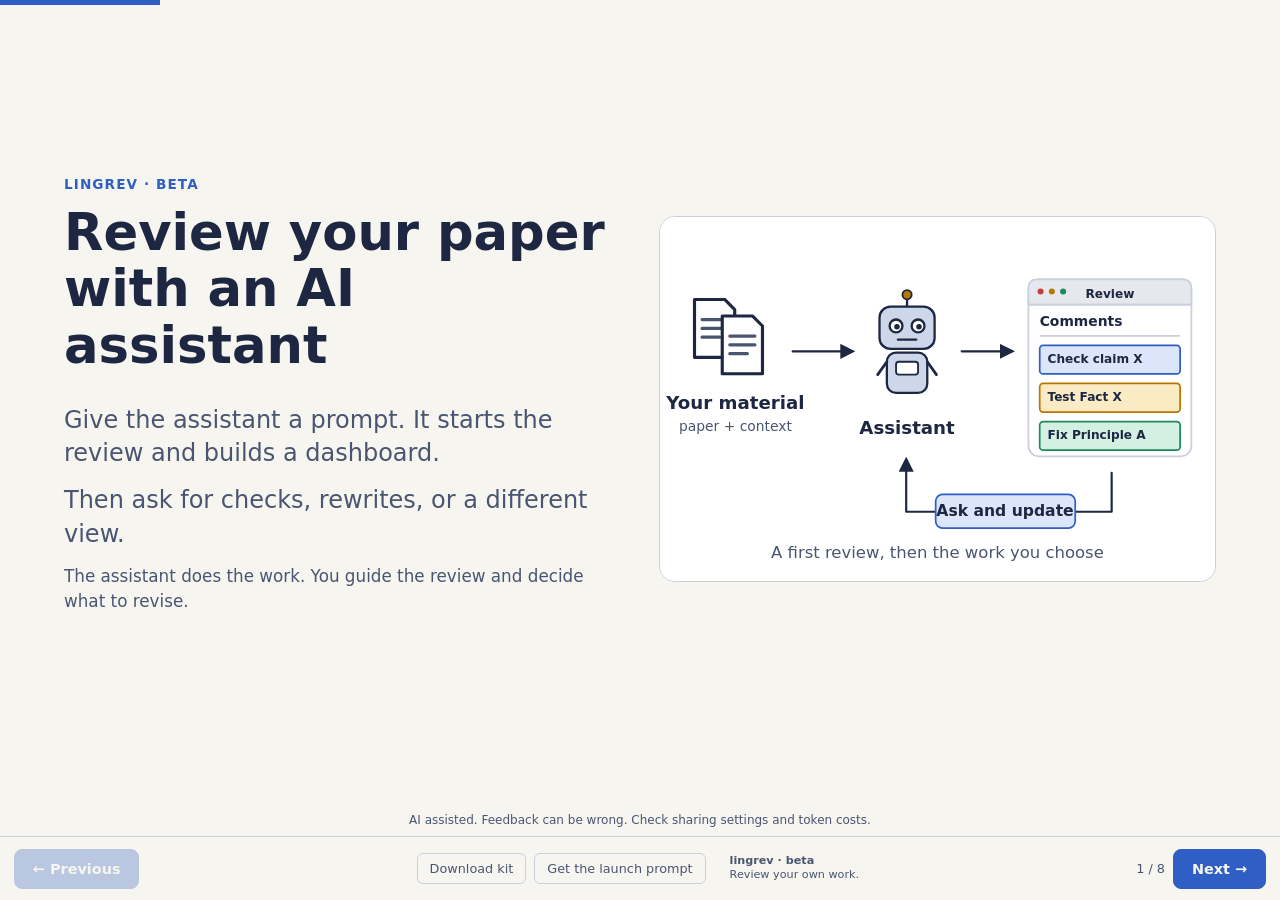
<file: slides/index.html>
<!doctype html>
<!-- Slide layout, palette, and character symbols adapted from linglab.
MIT License

Copyright (c) 2026 Emmanuel Chemla

Permission is hereby granted, free of charge, to any person obtaining a copy
of this software and associated documentation files (the "Software"), to deal
in the Software without restriction, including without limitation the rights
to use, copy, modify, merge, publish, distribute, sublicense, and/or sell
copies of the Software, and to permit persons to whom the Software is
furnished to do so, subject to the following conditions:

The above copyright notice and this permission notice shall be included in all
copies or substantial portions of the Software.

THE SOFTWARE IS PROVIDED "AS IS", WITHOUT WARRANTY OF ANY KIND, EXPRESS OR
IMPLIED, INCLUDING BUT NOT LIMITED TO THE WARRANTIES OF MERCHANTABILITY,
FITNESS FOR A PARTICULAR PURPOSE AND NONINFRINGEMENT. IN NO EVENT SHALL THE
AUTHORS OR COPYRIGHT HOLDERS BE LIABLE FOR ANY CLAIM, DAMAGES OR OTHER
LIABILITY, WHETHER IN AN ACTION OF CONTRACT, TORT OR OTHERWISE, ARISING FROM,
OUT OF OR IN CONNECTION WITH THE SOFTWARE OR THE USE OR OTHER DEALINGS IN THE
SOFTWARE.
-->
<html lang="en"><head><meta charset="utf-8"><meta name="viewport" content="width=device-width,initial-scale=1"><title>lingrev: review your paper</title><style>
:root{
  --bg:#f7f5ef; --card:#ffffff; --ink:#1d2742; --mute:#4a5572; --line:#c9cfdd;
  --blue:#2f5fc4; --blue-l:#dbe6fb; --green:#1f8a5b; --green-l:#d4f0e2;
  --red:#c63d37; --red-l:#f8dad8; --amber:#b87800; --amber-l:#fbebc4;
  --grey-l:#e6e8ee; --purple:#6a49c2; --skin:#f2c9a0; --robot:#cdd7ea; --accent:#2f5fc4;
}
:root{color-scheme:light}
*{box-sizing:border-box}
html,body{margin:0;height:100%;background:var(--bg);color:var(--ink);font-family:system-ui,-apple-system,"Segoe UI",Roboto,sans-serif}
#deck{height:100vh;height:100dvh;position:relative;overflow:hidden}
.slide{display:none;position:absolute;inset:0;padding:clamp(14px,3vw,40px) clamp(16px,5vw,64px) 56px;overflow:auto}
.slide.active{display:grid;grid-template-columns:minmax(0,5fr) minmax(0,7fr);gap:clamp(12px,3vw,40px);align-content:center;align-items:center}
.slide .txt{min-width:0}
.slide h2{font-size:clamp(1.5rem,3.4vw,2.6rem);line-height:1.1;margin:0 0 .5em}
.slide p{font-size:clamp(1.05rem,2vw,1.5rem);line-height:1.4;margin:.3em 0;color:var(--mute)}
.slide .num{font-size:.85rem;letter-spacing:.08em;text-transform:uppercase;color:var(--accent);font-weight:700}
.slide figure{margin:0;min-width:0}
.slide svg.fig{width:100%;height:auto;max-height:68vh;display:block;background:var(--card);border:1px solid var(--line);border-radius:16px}
.slide.title.active{grid-template-columns:minmax(0,6fr) minmax(0,6fr)}
.slide.s9 .head{grid-column:1/-1}
.slide.s9.active{align-content:center;row-gap:clamp(8px,2vh,24px)}
.slide.title h2{font-size:clamp(1.8rem,4vw,3.2rem)}
@media (max-width:760px){.slide.active{grid-template-columns:1fr;align-content:start}.slide svg.fig{max-height:none}}
code,pre{font-family:ui-monospace,Menlo,Consolas,monospace}
pre.prompt{background:var(--card);border:2px solid var(--accent);border-radius:12px;padding:12px 14px;font-size:clamp(.85rem,1.6vw,1.15rem);white-space:pre-wrap;color:var(--ink);margin:.6em 0}
button.copy{font:inherit;font-size:.9rem;padding:4px 10px;border-radius:8px;border:1px solid var(--accent);background:var(--card);color:var(--accent);cursor:pointer}
.notes{display:none;position:fixed;left:0;right:0;bottom:0;max-height:45vh;overflow:auto;background:var(--card);color:var(--ink);border-top:3px solid var(--accent);padding:12px clamp(16px,5vw,64px) 60px;font-size:1.05rem;line-height:1.45;z-index:5}
body.shownotes .slide.active .notes{display:block}
#bar{position:fixed;left:0;top:0;height:5px;background:var(--accent);width:0;z-index:9;transition:width .2s}
#ui{position:fixed;left:0;right:0;bottom:0;display:flex;gap:8px;align-items:center;justify-content:space-between;padding:8px 14px;font-size:.9rem;color:var(--mute);z-index:8;background:linear-gradient(transparent,var(--bg) 40%)}
#ui button.nav:disabled{opacity:.3;cursor:default}
#ui button.nav{background:var(--accent);color:var(--bg);border-color:var(--accent);font-weight:700;padding:8px 18px;min-height:40px}
#ui button{font:inherit;border:1px solid var(--line);background:var(--card);color:var(--ink);border-radius:8px;padding:6px 12px;cursor:pointer;min-height:36px}
#ui .fmid{flex:1;display:flex;align-items:center;justify-content:center;gap:18px;font-size:.72rem;line-height:1.35;color:var(--mute);margin:0 14px}
#ui .fq,#ui .fd{text-align:left}
#ui .fb{display:flex;flex-direction:column;align-items:stretch;gap:3px}
#ui .fbtn{font:inherit;font-size:.72rem;display:block;padding:2px 10px;min-height:0;border-radius:6px;border:1px solid var(--line);background:transparent;color:var(--mute);text-decoration:none;cursor:pointer;text-align:center;line-height:1.25}
#ui .fbtn:hover{color:var(--ink);border-color:var(--mute)}
#ui .copybtn:hover::after,#ui .copybtn:focus-visible::after{top:auto;bottom:calc(100% + 8px);left:auto;right:0;text-align:left}
@media (max-width:760px){#ui .hint{display:none}}
.try{display:flex;flex-direction:column;gap:6px;margin-top:12px}
.try .lab{font-size:.8rem;letter-spacing:.06em;text-transform:uppercase;color:var(--accent);font-weight:700}
.chip{font:inherit;font-size:clamp(.82rem,1.45vw,1.02rem);text-align:left;padding:7px 12px;border-radius:12px;border:1px solid var(--accent);background:var(--card);color:var(--ink);cursor:pointer;line-height:1.3}
.chip:hover{background:var(--blue-l)}
.chip.done::after{content:"  copied";color:var(--green);font-size:.8em}
.slide.menu .txt p{font-size:clamp(.95rem,1.7vw,1.25rem)}
.slide .sub{font-size:clamp(1.1rem,2.2vw,1.6rem);color:var(--accent);font-weight:600;margin:-.3em 0 .6em}
.btns{display:flex;flex-direction:row;flex-wrap:wrap;gap:10px;margin:.8em 0;max-width:36em}
.btns .btn{flex:1 1 11em;width:auto}
.btns .copybtn:hover::after,.btns .copybtn:focus-visible::after{left:auto;right:0}
.btn{font:inherit;font-weight:700;font-size:clamp(.9rem,1.6vw,1.1rem);padding:10px 16px;border-radius:10px;border:2px solid var(--accent);background:var(--accent);color:var(--bg);cursor:pointer;text-decoration:none;display:block;width:100%;text-align:left}
.btn.alt{background:var(--card);color:var(--accent)}
.copybtn{position:relative}
.copybtn:hover::after,.copybtn:focus-visible::after{content:attr(data-tip);position:absolute;left:0;top:calc(100% + 8px);z-index:30;width:min(34em,86vw);white-space:pre-wrap;background:var(--ink);color:var(--bg);padding:10px 12px;border-radius:8px;font:normal .82rem/1.35 ui-monospace,Menlo,Consolas,monospace;text-align:left;box-shadow:0 4px 16px rgba(0,0,0,.3)}
.qbox{border:2px dashed var(--accent);border-radius:14px;padding:10px 16px 12px;margin:1em auto 0;max-width:36em;background:var(--card)}
.qbox .btns{max-width:none;flex-direction:row;flex-wrap:wrap}
.qbox .btn{flex:1 1 14em;width:auto;font-size:.95rem;padding:8px 12px;display:flex;align-items:center;gap:10px}
.qn{flex:none;width:2.1em;height:2.1em;border-radius:50%;border:2px solid currentColor;display:grid;place-items:center;font-weight:800;font-size:1.3rem;line-height:1}
.qbox .copybtn:hover::after,.qbox .copybtn:focus-visible::after{left:auto;right:0}
.ver{font-weight:400;text-transform:none;letter-spacing:0;opacity:.8}
.qbox .copybtn:hover::after,.qbox .copybtn:focus-visible::after{top:auto;bottom:calc(100% + 8px)}
.learn{display:block;margin:10px auto 0;font:inherit;font-weight:600;font-size:clamp(1.05rem,2vw,1.5rem);background:transparent;border:0;color:var(--ink);text-decoration:none;cursor:pointer;padding:6px 8px}
.qbox .lab{font-size:.85rem;letter-spacing:.08em;text-transform:uppercase;color:var(--accent);font-weight:700;margin-bottom:6px}
.tip{font-size:clamp(.9rem,1.5vw,1.1rem);font-weight:700;color:var(--ink);margin:0 0 .5em;text-align:center}
/* svg palette */
.s-ink{stroke:var(--ink)} .t{fill:var(--ink);font-family:system-ui,sans-serif} .tm{fill:var(--mute);font-family:system-ui,sans-serif}
.card{fill:var(--card);stroke:var(--line);stroke-width:2}
.pass{fill:var(--green-l);stroke:var(--green);stroke-width:2} .fail{fill:var(--red-l);stroke:var(--red);stroke-width:2}
.pend{fill:var(--grey-l);stroke:var(--mute);stroke-width:2;stroke-dasharray:4 3} .oos{fill:var(--card);stroke:var(--mute);stroke-width:2;stroke-dasharray:2 4}
.conf{fill:var(--amber-l);stroke:var(--amber);stroke-width:2}
.blue{fill:var(--blue-l);stroke:var(--blue);stroke-width:2}
.ln{stroke:var(--ink);stroke-width:2.5;fill:none;stroke-linecap:round;stroke-linejoin:round}
.lm{stroke:var(--mute);stroke-width:2;fill:none;stroke-linecap:round}
.gT{stroke:var(--green);stroke-width:4;fill:none;stroke-linecap:round;stroke-linejoin:round}
.rT{stroke:var(--red);stroke-width:4;fill:none;stroke-linecap:round}
.aT{stroke:var(--amber);stroke-width:4;fill:none;stroke-linecap:round}
@media print{
  @page{size:landscape;margin:10mm}
  html,body{height:auto;background:#fff}
  #deck{height:auto;overflow:visible}
  .slide,.slide.active{display:grid;position:static;break-after:page;page-break-after:always;min-height:180mm;overflow:visible;padding:0}
  #ui,#bar{display:none} .notes,body.shownotes .slide.active .notes{display:none}
  button.copy{display:none}
}

a{color:var(--accent);text-underline-offset:3px}.slide p.small{font-size:clamp(.88rem,1.45vw,1.05rem);line-height:1.45}.slide figure figcaption{font-size:.78rem;color:var(--mute);text-align:center;margin-top:8px}.slide .txt p{margin:.55em 0}.slide .txt .num{margin-bottom:12px}.slide .txt h2{margin-bottom:.6em}.slide figure svg{aspect-ratio:auto}button,a{touch-action:manipulation}:focus-visible{outline:3px solid var(--accent);outline-offset:4px}.btns .btn{text-align:center}.notices{font-size:.72rem;color:var(--mute);line-height:1.3}#ui .actions{display:flex;gap:6px;align-items:center;flex-wrap:wrap}#ui #count{white-space:nowrap;font-size:.8rem}#ui .fbtn{cursor:pointer}#ui{background:var(--bg);border-top:1px solid var(--line)}.slide{padding-bottom:112px}dialog{max-width:850px;width:92vw;max-height:88dvh;overflow:auto;border:1px solid var(--line);border-radius:12px;padding:24px;background:var(--card);color:var(--ink)}dialog::backdrop{background:#1d2742b8}dialog h2{margin-top:0}dialog pre{font:14px/1.55 ui-monospace,monospace;white-space:pre-wrap;overflow-wrap:anywhere;background:var(--bg);padding:16px}dialog .actions{display:flex;align-items:center;gap:16px;flex-wrap:wrap}dialog button{font:inherit;border-radius:6px;padding:8px 14px;cursor:pointer}#copy-status{font-size:.9rem}body.shownotes .slide.active .notes{bottom:88px}.sr-only{position:absolute;left:-9999px}
@media(max-width:760px){.slide{padding-bottom:170px}.slide.active,.slide.title.active{grid-template-columns:1fr;align-content:start}.slide svg.fig{max-height:none}#ui{flex-wrap:wrap;justify-content:center}#ui .fmid{order:-1;flex:1 1 100%;margin:0;gap:10px;justify-content:space-between}#ui .notices{font-size:.65rem}#ui .nav{min-height:34px;padding:5px 12px}#ui .actions{justify-content:center}.slide figure figcaption{font-size:.75rem}body.shownotes .slide.active .notes{bottom:140px}}
@media print{.slide,.slide.active,.slide.title.active{display:grid;grid-template-columns:5fr 7fr;padding:12px 0;min-height:175mm;gap:24px}.slide svg.fig{max-height:155mm}#ui,#bar,dialog,.btns,.print-hide{display:none!important}.slide .print-prompt{display:block;font-size:10pt}.slide .txt h2{font-size:26pt}.slide .txt p{font-size:15pt}.slide .txt p.small{font-size:12pt}}
.print-prompt{display:none}

/* Compact shared controls. The caution sits above the footer rule. */
:root{--footer-height:64px}#ui{height:var(--footer-height)}#slide-caution{position:fixed;bottom:var(--footer-height);left:0;right:0;padding:8px 18px;background:var(--bg);color:var(--mute);font-size:.75rem;text-align:center;line-height:1.35;z-index:7}.slide{padding-bottom:140px}#ui .fmid{justify-content:center;gap:24px}#ui .fb{flex-direction:row;align-items:center;gap:8px}#ui .fbtn{padding:7px 12px;font-size:.8rem}#ui .notices{font-size:.7rem}
@media(max-width:760px){:root{--footer-height:112px}.slide{padding-bottom:190px}#ui .fmid{gap:12px}#ui .fb{gap:5px}#ui .fbtn{font-size:.7rem;padding:6px 8px}#slide-caution{font-size:.7rem;padding:8px 16px}}
@media print{#slide-caution{display:none!important}}
</style></head><body>
<div id="bar" aria-hidden="true"></div><main id="deck"><section class="slide title active" aria-labelledby="s1" data-title="lingrev: review your paper"><div class="txt"><div class="num">lingrev · beta</div><h2 id="s1">Review your paper<br>with an AI assistant</h2><p>Give the assistant a prompt. It starts the review and builds a dashboard.</p><p>Then ask for checks, rewrites, or a different view.</p><p class="small">The assistant does the work. You guide the review and decide what to revise.</p><p class="print-prompt">Launch prompt: ../PROMPT.md</p></div><figure data-figure="overview"><svg class="fig" xmlns="http://www.w3.org/2000/svg" viewBox="0 0 640 420" width="640" height="420" role="img" aria-label="Research material goes to the assistant, then a dashboard. Questions loop back to the assistant."><style>text{font-family:system-ui,-apple-system,Segoe UI,Arial,sans-serif;fill:#1d2742}.muted{fill:#4a5572}.blue{fill:#dbe6fb;stroke:#2f5fc4;stroke-width:2}.pass{fill:#d4f0e2;stroke:#1f8a5b;stroke-width:2}.conf{fill:#fbebc4;stroke:#b87800;stroke-width:2}.fail{fill:#f8dad8;stroke:#c63d37;stroke-width:2}.card{fill:#fff;stroke:#c9cfdd;stroke-width:2}.line{fill:none;stroke:#1d2742;stroke-width:2.5;stroke-linejoin:round;stroke-linecap:round}.rule{stroke:#c9cfdd;stroke-width:2}</style><defs><symbol id="overview-linguist" viewBox="0 0 100 135">
      <path d="M26 125v-40q0-18 24-18t24 18v40z" fill="#2f5fc4" stroke="#1d2742" stroke-width="2.5" stroke-linejoin="round" />
      <circle cx="50" cy="40" r="22" fill="#f2c9a0" stroke="#1d2742" stroke-width="2.5" />
      <path d="M27 38q0-24 23-24t23 24q-10-10-23-9t-23 9z" fill="#1d2742" />
      <circle cx="41" cy="42" r="7" fill="none" stroke="#1d2742" stroke-width="2.5" />
      <circle cx="59" cy="42" r="7" fill="none" stroke="#1d2742" stroke-width="2.5" />
      <path d="M48 42h4M43 54q7 6 14 0" fill="none" stroke="#1d2742" stroke-width="2.5" stroke-linecap="round" />
      <rect x="58" y="88" width="30" height="22" rx="3" fill="#fbebc4" stroke="#1d2742" stroke-width="2.5" />
      <path d="M62 95h22M62 101h16" stroke="#1d2742" stroke-width="2" stroke-linecap="round" />
    </symbol><symbol id="overview-robot" viewBox="0 0 100 135">
      <path d="M50 14v10" stroke="#1d2742" stroke-width="2.5" /><circle cx="50" cy="11" r="5" fill="#b87800" stroke="#1d2742" stroke-width="2" />
      <rect x="20" y="24" width="60" height="46" rx="12" fill="#cdd7ea" stroke="#1d2742" stroke-width="2.5" />
      <circle cx="38" cy="45" r="7" fill="#ffffff" stroke="#1d2742" stroke-width="2.5" /><circle cx="62" cy="45" r="7" fill="#ffffff" stroke="#1d2742" stroke-width="2.5" />
      <circle cx="39" cy="46" r="3" fill="#1d2742" /><circle cx="63" cy="46" r="3" fill="#1d2742" />
      <path d="M40 60h20" stroke="#1d2742" stroke-width="2.5" stroke-linecap="round" />
      <rect x="28" y="74" width="44" height="44" rx="10" fill="#cdd7ea" stroke="#1d2742" stroke-width="2.5" />
      <rect x="38" y="84" width="24" height="14" rx="3" fill="#ffffff" stroke="#1d2742" stroke-width="2" />
      <path d="M28 84l-10 14M72 84l10 14" stroke="#1d2742" stroke-width="3" stroke-linecap="round" />
    </symbol><symbol id="overview-doc" viewBox="0 0 40 50"><path d="M4 2h24l8 8v38H4z" fill="#ffffff" stroke="#1d2742" stroke-width="2.5" stroke-linejoin="round" /><path d="M10 18h20M10 25h20M10 32h14" stroke="#4a5572" stroke-width="2.5" stroke-linecap="round" /></symbol><marker id="overview-arrow" viewBox="0 0 10 10" refX="8" refY="5" markerWidth="7" markerHeight="7" orient="auto"><path d="M0 0L10 5L0 10Z" fill="#1d2742" /></marker></defs><rect width="640" height="420" rx="16" fill="#fff" /><use href="#overview-doc" x="34" y="92" width="58" height="73" /><use href="#overview-doc" x="66" y="111" width="58" height="73" /><text x="87" y="221" font-size="21" font-weight="700" text-anchor="middle" class="">Your material</text><text x="87" y="247" font-size="16" font-weight="400" text-anchor="middle" class="muted">paper + context</text><path d="M153 155H222" class="line" style="stroke:#1d2742" marker-end="url(#overview-arrow)" /><use href="#overview-robot" x="232" y="78" width="106" height="143" /><text x="285" y="250" font-size="21" font-weight="700" text-anchor="middle" class="">Assistant</text><path d="M348 155H406" class="line" style="stroke:#1d2742" marker-end="url(#overview-arrow)" /><rect x="425" y="72" width="188" height="204" rx="12" class="card" /><path d="M425 101V82Q425 72 435 72H603Q613 72 613 82V101Z" fill="#e6e8ee" stroke="#c9cfdd" stroke-width="2" /><path d="M425 101H613" class="rule" /><circle cx="439" cy="86" r="3.5" fill="#c63d37" /><circle cx="452" cy="86" r="3.5" fill="#b87800" /><circle cx="465" cy="86" r="3.5" fill="#1f8a5b" /><text x="519" y="94" font-size="14" font-weight="700" text-anchor="middle" class="">Review</text><text x="438" y="126" font-size="16" font-weight="700">Comments</text><path d="M438 137H600" class="rule" /><rect x="438" y="148" width="162" height="33" rx="4" class="blue" /><text x="447" y="168" font-size="14" font-weight="600">Check claim X</text><rect x="438" y="192" width="162" height="33" rx="4" class="conf" /><text x="447" y="212" font-size="14" font-weight="600">Test Fact X</text><rect x="438" y="236" width="162" height="33" rx="4" class="pass" /><text x="447" y="256" font-size="14" font-weight="600">Fix Principle A</text><path d="M521 295V340H284V280" class="line" style="stroke:#1d2742" marker-end="url(#overview-arrow)" /><rect x="318" y="320" width="161" height="39" rx="8" class="blue" /><text x="398" y="345" font-size="18" font-weight="700" text-anchor="middle" class="">Ask and update</text><text x="320" y="393" font-size="19" font-weight="400" text-anchor="middle" class="muted">A first review, then the work you choose</text></svg>
</figure><aside class="notes">The kit is an assistant-led workflow. The local commands manage files and render the review. They do not judge a manuscript.</aside></section><section class="slide " aria-labelledby="s2" data-title="Your material"><div class="txt"><div class="num">1 / What to give it</div><h2 id="s2">A paper is enough to begin</h2><p>Give it a paper as a PDF or readable source. Add relevant papers and links, or the whole working folder: code, data, figures, and notes.</p><p>Identify the current draft and any files to exclude.</p><p class="small">Goals, a deadline, or a target venue help when you have them. You can add them later.</p><p class="print-prompt">Launch prompt: ../PROMPT.md</p></div><figure data-figure="inputs"><svg class="fig" xmlns="http://www.w3.org/2000/svg" viewBox="0 0 640 420" width="640" height="420" role="img" aria-label="A paper is sufficient. Literature, links, or the working folder can provide optional context."><style>text{font-family:system-ui,-apple-system,Segoe UI,Arial,sans-serif;fill:#1d2742}.muted{fill:#4a5572}.blue{fill:#dbe6fb;stroke:#2f5fc4;stroke-width:2}.pass{fill:#d4f0e2;stroke:#1f8a5b;stroke-width:2}.conf{fill:#fbebc4;stroke:#b87800;stroke-width:2}.fail{fill:#f8dad8;stroke:#c63d37;stroke-width:2}.card{fill:#fff;stroke:#c9cfdd;stroke-width:2}.line{fill:none;stroke:#1d2742;stroke-width:2.5;stroke-linejoin:round;stroke-linecap:round}.rule{stroke:#c9cfdd;stroke-width:2}</style><defs><symbol id="inputs-linguist" viewBox="0 0 100 135">
      <path d="M26 125v-40q0-18 24-18t24 18v40z" fill="#2f5fc4" stroke="#1d2742" stroke-width="2.5" stroke-linejoin="round" />
      <circle cx="50" cy="40" r="22" fill="#f2c9a0" stroke="#1d2742" stroke-width="2.5" />
      <path d="M27 38q0-24 23-24t23 24q-10-10-23-9t-23 9z" fill="#1d2742" />
      <circle cx="41" cy="42" r="7" fill="none" stroke="#1d2742" stroke-width="2.5" />
      <circle cx="59" cy="42" r="7" fill="none" stroke="#1d2742" stroke-width="2.5" />
      <path d="M48 42h4M43 54q7 6 14 0" fill="none" stroke="#1d2742" stroke-width="2.5" stroke-linecap="round" />
      <rect x="58" y="88" width="30" height="22" rx="3" fill="#fbebc4" stroke="#1d2742" stroke-width="2.5" />
      <path d="M62 95h22M62 101h16" stroke="#1d2742" stroke-width="2" stroke-linecap="round" />
    </symbol><symbol id="inputs-robot" viewBox="0 0 100 135">
      <path d="M50 14v10" stroke="#1d2742" stroke-width="2.5" /><circle cx="50" cy="11" r="5" fill="#b87800" stroke="#1d2742" stroke-width="2" />
      <rect x="20" y="24" width="60" height="46" rx="12" fill="#cdd7ea" stroke="#1d2742" stroke-width="2.5" />
      <circle cx="38" cy="45" r="7" fill="#ffffff" stroke="#1d2742" stroke-width="2.5" /><circle cx="62" cy="45" r="7" fill="#ffffff" stroke="#1d2742" stroke-width="2.5" />
      <circle cx="39" cy="46" r="3" fill="#1d2742" /><circle cx="63" cy="46" r="3" fill="#1d2742" />
      <path d="M40 60h20" stroke="#1d2742" stroke-width="2.5" stroke-linecap="round" />
      <rect x="28" y="74" width="44" height="44" rx="10" fill="#cdd7ea" stroke="#1d2742" stroke-width="2.5" />
      <rect x="38" y="84" width="24" height="14" rx="3" fill="#ffffff" stroke="#1d2742" stroke-width="2" />
      <path d="M28 84l-10 14M72 84l10 14" stroke="#1d2742" stroke-width="3" stroke-linecap="round" />
    </symbol><symbol id="inputs-doc" viewBox="0 0 40 50"><path d="M4 2h24l8 8v38H4z" fill="#ffffff" stroke="#1d2742" stroke-width="2.5" stroke-linejoin="round" /><path d="M10 18h20M10 25h20M10 32h14" stroke="#4a5572" stroke-width="2.5" stroke-linecap="round" /></symbol><marker id="inputs-arrow" viewBox="0 0 10 10" refX="8" refY="5" markerWidth="7" markerHeight="7" orient="auto"><path d="M0 0L10 5L0 10Z" fill="#1d2742" /></marker></defs><rect width="640" height="420" rx="16" fill="#fff" />
<rect x="16" y="36" width="346" height="346" rx="14" class="card" />
<text x="38" y="70" font-size="21" font-weight="700">Your material</text>
<rect x="32" y="89" width="314" height="75" rx="10" class="blue" />
<use href="#inputs-doc" x="41" y="103" width="39" height="49" />
<text x="93" y="119" font-size="20" font-weight="700">Your current paper</text>
<text x="93" y="145" font-size="15">PDF or readable source</text>
<text x="39" y="194" font-size="16" class="muted">Optional context</text>
<rect x="32" y="208" width="314" height="64" rx="10" class="pass" />
<use href="#inputs-doc" x="41" y="219" width="32" height="40" /><use href="#inputs-doc" x="53" y="225" width="32" height="40" />
<text x="94" y="235" font-size="19" font-weight="700">Literature and links</text>
<text x="94" y="258" font-size="14">Papers and claims to compare</text>
<rect x="32" y="286" width="314" height="78" rx="10" class="conf" />
<path d="M44 307H59L68 315H83V346H44Z" fill="#fff" stroke="#b87800" stroke-width="2" />
<text x="94" y="315" font-size="19" font-weight="700">The working folder</text>
<text x="94" y="339" font-size="14">Code, data, figures, notes…</text>
<text x="94" y="357" font-size="12" class="muted">Name the current draft and exclusions.</text>
<path d="M377 211H415" class="line" marker-end="url(#inputs-arrow)" />
<g transform="translate(6 37)"><rect x="425" y="72" width="188" height="204" rx="12" class="card" /><path d="M425 101V82Q425 72 435 72H603Q613 72 613 82V101Z" fill="#e6e8ee" stroke="#c9cfdd" stroke-width="2" /><path d="M425 101H613" class="rule" /><circle cx="439" cy="86" r="3.5" fill="#c63d37" /><circle cx="452" cy="86" r="3.5" fill="#b87800" /><circle cx="465" cy="86" r="3.5" fill="#1f8a5b" /><text x="519" y="94" font-size="14" font-weight="700" text-anchor="middle" class="">Review</text><text x="438" y="126" font-size="16" font-weight="700">Comments</text><path d="M438 137H600" class="rule" /><rect x="438" y="148" width="162" height="33" rx="4" class="blue" /><text x="447" y="168" font-size="14" font-weight="600">Check claim X</text><rect x="438" y="192" width="162" height="33" rx="4" class="conf" /><text x="447" y="212" font-size="14" font-weight="600">Test Fact X</text><rect x="438" y="236" width="162" height="33" rx="4" class="pass" /><text x="447" y="256" font-size="14" font-weight="600">Fix Principle A</text></g></svg>
</figure><aside class="notes">A working folder can give context, but the assistant should respect exclusions and identify the current manuscript.</aside></section><section class="slide " aria-labelledby="s3" data-title="Read the report"><div class="txt"><div class="num">2 / The first review</div><h2 id="s3">Feedback with evidence</h2><p>Overview summarizes the review, your goals, and the strengths to preserve.</p><p>In Comments, sort the table and expand a row for evidence, checks, and next steps. Compare current and proposed text side by side.</p><p class="small">Coverage &amp; sources records what was inspected, checked, or left open. A missing comment does not mean a check passed.</p><p class="small"><a href="../examples/report.html" target="_blank" rel="noopener">Open the example dashboard</a></p><p class="print-prompt">Launch prompt: ../PROMPT.md</p></div><figure data-figure="evidence"><svg class="fig" xmlns="http://www.w3.org/2000/svg" viewBox="0 0 640 420" width="640" height="420" role="group" aria-label="A colored Comments table. Click a comment or use Enter or Space to expand its evidence and next steps."><style>text{font-family:system-ui,-apple-system,Segoe UI,Arial,sans-serif;fill:#1d2742}.muted{fill:#4a5572}.blue{fill:#dbe6fb;stroke:#2f5fc4;stroke-width:2}.pass{fill:#d4f0e2;stroke:#1f8a5b;stroke-width:2}.conf{fill:#fbebc4;stroke:#b87800;stroke-width:2}.fail{fill:#f8dad8;stroke:#c63d37;stroke-width:2}.card{fill:#fff;stroke:#c9cfdd;stroke-width:2}.line{fill:none;stroke:#1d2742;stroke-width:2.5;stroke-linejoin:round;stroke-linecap:round}.rule{stroke:#c9cfdd;stroke-width:2}</style><defs><symbol id="evidence-linguist" viewBox="0 0 100 135">
      <path d="M26 125v-40q0-18 24-18t24 18v40z" fill="#2f5fc4" stroke="#1d2742" stroke-width="2.5" stroke-linejoin="round" />
      <circle cx="50" cy="40" r="22" fill="#f2c9a0" stroke="#1d2742" stroke-width="2.5" />
      <path d="M27 38q0-24 23-24t23 24q-10-10-23-9t-23 9z" fill="#1d2742" />
      <circle cx="41" cy="42" r="7" fill="none" stroke="#1d2742" stroke-width="2.5" />
      <circle cx="59" cy="42" r="7" fill="none" stroke="#1d2742" stroke-width="2.5" />
      <path d="M48 42h4M43 54q7 6 14 0" fill="none" stroke="#1d2742" stroke-width="2.5" stroke-linecap="round" />
      <rect x="58" y="88" width="30" height="22" rx="3" fill="#fbebc4" stroke="#1d2742" stroke-width="2.5" />
      <path d="M62 95h22M62 101h16" stroke="#1d2742" stroke-width="2" stroke-linecap="round" />
    </symbol><symbol id="evidence-robot" viewBox="0 0 100 135">
      <path d="M50 14v10" stroke="#1d2742" stroke-width="2.5" /><circle cx="50" cy="11" r="5" fill="#b87800" stroke="#1d2742" stroke-width="2" />
      <rect x="20" y="24" width="60" height="46" rx="12" fill="#cdd7ea" stroke="#1d2742" stroke-width="2.5" />
      <circle cx="38" cy="45" r="7" fill="#ffffff" stroke="#1d2742" stroke-width="2.5" /><circle cx="62" cy="45" r="7" fill="#ffffff" stroke="#1d2742" stroke-width="2.5" />
      <circle cx="39" cy="46" r="3" fill="#1d2742" /><circle cx="63" cy="46" r="3" fill="#1d2742" />
      <path d="M40 60h20" stroke="#1d2742" stroke-width="2.5" stroke-linecap="round" />
      <rect x="28" y="74" width="44" height="44" rx="10" fill="#cdd7ea" stroke="#1d2742" stroke-width="2.5" />
      <rect x="38" y="84" width="24" height="14" rx="3" fill="#ffffff" stroke="#1d2742" stroke-width="2" />
      <path d="M28 84l-10 14M72 84l10 14" stroke="#1d2742" stroke-width="3" stroke-linecap="round" />
    </symbol><symbol id="evidence-doc" viewBox="0 0 40 50"><path d="M4 2h24l8 8v38H4z" fill="#ffffff" stroke="#1d2742" stroke-width="2.5" stroke-linejoin="round" /><path d="M10 18h20M10 25h20M10 32h14" stroke="#4a5572" stroke-width="2.5" stroke-linecap="round" /></symbol><marker id="evidence-arrow" viewBox="0 0 10 10" refX="8" refY="5" markerWidth="7" markerHeight="7" orient="auto"><path d="M0 0L10 5L0 10Z" fill="#1d2742" /></marker></defs><rect width="640" height="420" rx="16" fill="#fff" /><rect x="15" y="46" width="610" height="359" rx="10" class="card" /><text x="15" y="28" font-size="15" font-weight="700">Dashboard</text><text x="625" y="28" font-size="13" font-weight="400" text-anchor="end">Click a comment to expand it</text><g><path d="M15 92H625" fill="none" stroke="#c9cfdd" stroke-width="2" /><path d="M28 92V56Q28 46 38 46H118Q128 46 128 56V92Z" fill="#e6e8ee" stroke="#c9cfdd" stroke-width="2" /><text x="78.0" y="75" font-size="16" font-weight="400" text-anchor="middle">Overview</text><path d="M130 92V56Q130 46 140 46H240Q250 46 250 56V92" fill="#fff" stroke="#c9cfdd" stroke-width="2" /><path d="M131 92H249" stroke="#fff" stroke-width="4" /><text x="190.0" y="75" font-size="16" font-weight="700" text-anchor="middle">Comments</text><path d="M252 92V56Q252 46 262 46H462Q472 46 472 56V92Z" fill="#e6e8ee" stroke="#c9cfdd" stroke-width="2" /><text x="362.0" y="75" font-size="16" font-weight="400" text-anchor="middle">Coverage &amp; sources</text><path d="M474 92V56Q474 46 484 46H602Q612 46 612 56V92Z" fill="#e6e8ee" stroke="#c9cfdd" stroke-width="2" /><text x="543.0" y="75" font-size="16" font-weight="400" text-anchor="middle">How to</text></g><text x="39" y="108" font-size="12" font-weight="700">ID ↕</text><text x="75" y="108" font-size="12" font-weight="700">Comment ↕</text><text x="295" y="108" font-size="12" font-weight="700">Category ↕</text><text x="391" y="108" font-size="12" font-weight="700">Priority ↑</text><text x="470" y="108" font-size="12" font-weight="700">Status ↕</text><text x="543" y="108" font-size="12" font-weight="700">Resolution ↕</text><g data-comment-row="0" transform="translate(0 123)" role="button" tabindex="0" aria-expanded="false" aria-label="#01: Check claim X. Expand or collapse details." style="cursor:pointer"><rect x="28" y="0" width="584" height="35" rx="4" class="blue" /><text x="39" y="23" font-size="12" font-weight="400"><tspan font-size="8">#</tspan>01</text><text x="75" y="23" font-size="12" font-weight="600" data-comment-title="">▸ Check claim X</text><text x="295" y="23" font-size="12" font-weight="400">Analysis</text><text x="391" y="23" font-size="12" font-weight="400">High</text><text x="470" y="23" font-size="12" font-weight="400">Observed</text><text x="543" y="23" font-size="12" font-weight="400">Open</text></g><g data-comment-row="1" transform="translate(0 159)" role="button" tabindex="0" aria-expanded="false" aria-label="#02: Test Fact X. Expand or collapse details." style="cursor:pointer"><rect x="28" y="0" width="584" height="35" rx="4" class="conf" /><text x="39" y="23" font-size="12" font-weight="400"><tspan font-size="8">#</tspan>02</text><text x="75" y="23" font-size="12" font-weight="600" data-comment-title="">▸ Test Fact X</text><text x="295" y="23" font-size="12" font-weight="400">New fact</text><text x="391" y="23" font-size="12" font-weight="400">High</text><text x="470" y="23" font-size="12" font-weight="400">Concern</text><text x="543" y="23" font-size="12" font-weight="400">Open</text></g><g data-comment-row="2" transform="translate(0 195)" role="button" tabindex="0" aria-expanded="true" aria-label="#03: Fix Principle A. Expand or collapse details." style="cursor:pointer"><rect x="28" y="0" width="584" height="35" rx="4" class="pass" /><text x="39" y="23" font-size="12" font-weight="400"><tspan font-size="8">#</tspan>03</text><text x="75" y="23" font-size="12" font-weight="600" data-comment-title="">▾ Fix Principle A</text><text x="295" y="23" font-size="12" font-weight="400">Theory</text><text x="391" y="23" font-size="12" font-weight="400">Medium</text><text x="470" y="23" font-size="12" font-weight="400">Suggestion</text><text x="543" y="23" font-size="12" font-weight="400">Open</text></g><g data-comment-detail="" transform="translate(0 231)"><rect x="28" width="584" height="145" fill="#f7f9fc" /><g data-comment-content="0" style="display:none"><text x="39" y="20" font-size="13" font-weight="700">Section 3 · Table 1</text><text x="39" y="43" font-size="12" font-weight="700">Evidence / basis:</text><text x="157" y="43" font-size="12" font-weight="400">12 / 24 = 50%; the prose says 60%.</text><text x="39" y="66" font-size="12" font-weight="700">What still needs testing:</text><text x="203" y="66" font-size="12" font-weight="400">Check the underlying records.</text><text x="39" y="89" font-size="12" font-weight="700">Next action:</text><text x="126" y="89" font-size="12" font-weight="400">Correct the prose after checking the records.</text><text x="39" y="112" font-size="12" font-weight="700">Current</text><text x="333" y="112" font-size="12" font-weight="700">Proposed</text><text x="39" y="135" font-size="13" font-weight="400">“60% chose the target.”</text><text x="333" y="135" font-size="13" font-weight="400">“50% chose the target.”</text><path d="M317 100V140" class="rule" /></g><g data-comment-content="1" style="display:none"><text x="39" y="20" font-size="13" font-weight="700">Section 4 · A candidate contrast</text><text x="39" y="43" font-size="12" font-weight="700">Evidence / basis:</text><text x="157" y="43" font-size="12" font-weight="400">The assistant predicts a contrast for Fact X.</text><text x="39" y="66" font-size="12" font-weight="700">What still needs testing:</text><text x="203" y="66" font-size="12" font-weight="400">Obtain judgments from speakers.</text><text x="39" y="89" font-size="12" font-weight="700">Next action:</text><text x="126" y="89" font-size="12" font-weight="400">Test the examples; update the theory if needed.</text><text x="39" y="112" font-size="12" font-weight="700">Current</text><text x="333" y="112" font-size="12" font-weight="700">Proposed</text><text x="39" y="135" font-size="13" font-weight="400">Fact X is untested.</text><text x="333" y="135" font-size="13" font-weight="400">A concrete speaker study.</text><path d="M317 100V140" class="rule" /></g><g data-comment-content="2"><text x="39" y="20" font-size="13" font-weight="700">Section 2 · Principle A</text><text x="39" y="43" font-size="12" font-weight="700">Evidence / basis:</text><text x="157" y="43" font-size="12" font-weight="400">The domain of Principle A is imprecise.</text><text x="39" y="66" font-size="12" font-weight="700">What still needs testing:</text><text x="203" y="66" font-size="12" font-weight="400">Check the revised principle against all facts.</text><text x="39" y="89" font-size="12" font-weight="700">Next action:</text><text x="126" y="89" font-size="12" font-weight="400">Specify the domain and test its predictions.</text><text x="39" y="112" font-size="12" font-weight="700">Current</text><text x="333" y="112" font-size="12" font-weight="700">Proposed</text><text x="39" y="135" font-size="13" font-weight="400">“Apply A when relevant.”</text><text x="333" y="135" font-size="13" font-weight="400">“Apply A to finite clauses.”</text><path d="M317 100V140" class="rule" /></g></g></svg>
</figure><aside class="notes">Walk through the discrepancy: the table gives 12 out of 24, which is 50%. Checking this arithmetic does not validate the source records.</aside></section><section class="slide " aria-labelledby="s4" data-title="Chat and dashboard"><div class="txt"><div class="num">3 / Two interfaces</div><h2 id="s4">Talk in the chat.<br>Read in the dashboard.</h2><p>Keep them side by side. Ask for a change, then reload the page.</p><p>Question a finding, request a check, ask for a rewrite, and even ask for a change in the dashboard itself.</p><p class="small">How to illustrates how the work and report can evolve. Specific requests to copy are in Comments; paste one into the chat to continue.</p><p class="print-prompt">Launch prompt: ../PROMPT.md</p></div><figure data-figure="setup"><svg class="fig" xmlns="http://www.w3.org/2000/svg" width="640" height="444" viewBox="0 -34 640 444" role="img" aria-label="A computer screen showing two app windows side by side: an Assistant window with a question and response, and a Browser window with the review dashboard"><style>/* svg palette */
.s-ink{stroke:#1d2742} .t{fill:#1d2742;font-family:system-ui,sans-serif} .tm{fill:#4a5572;font-family:system-ui,sans-serif}
.card{fill:#ffffff;stroke:#c9cfdd;stroke-width:2}
.pass{fill:#d4f0e2;stroke:#1f8a5b;stroke-width:2} .fail{fill:#f8dad8;stroke:#c63d37;stroke-width:2}
.pend{fill:#e6e8ee;stroke:#4a5572;stroke-width:2;stroke-dasharray:4 3} .oos{fill:#ffffff;stroke:#4a5572;stroke-width:2;stroke-dasharray:2 4}
.conf{fill:#fbebc4;stroke:#b87800;stroke-width:2}
.blue{fill:#dbe6fb;stroke:#2f5fc4;stroke-width:2}
.ln{stroke:#1d2742;stroke-width:2.5;fill:none;stroke-linecap:round;stroke-linejoin:round}
.lm{stroke:#4a5572;stroke-width:2;fill:none;stroke-linecap:round}
.gT{stroke:#1f8a5b;stroke-width:4;fill:none;stroke-linecap:round;stroke-linejoin:round}
.rT{stroke:#c63d37;stroke-width:4;fill:none;stroke-linecap:round}
.aT{stroke:#b87800;stroke-width:4;fill:none;stroke-linecap:round}
</style><svg width="0" height="0" style="position:absolute" aria-hidden="true">
  <defs>
    <symbol id="setup-linguist" viewBox="0 0 100 135">
      <path d="M26 125v-40q0-18 24-18t24 18v40z" fill="#2f5fc4" stroke="#1d2742" stroke-width="2.5" stroke-linejoin="round" />
      <circle cx="50" cy="40" r="22" fill="#f2c9a0" stroke="#1d2742" stroke-width="2.5" />
      <path d="M27 38q0-24 23-24t23 24q-10-10-23-9t-23 9z" fill="#1d2742" />
      <circle cx="41" cy="42" r="7" fill="none" stroke="#1d2742" stroke-width="2.5" />
      <circle cx="59" cy="42" r="7" fill="none" stroke="#1d2742" stroke-width="2.5" />
      <path d="M48 42h4M43 54q7 6 14 0" fill="none" stroke="#1d2742" stroke-width="2.5" stroke-linecap="round" />
      <rect x="58" y="88" width="30" height="22" rx="3" fill="#fbebc4" stroke="#1d2742" stroke-width="2.5" />
      <path d="M62 95h22M62 101h16" stroke="#1d2742" stroke-width="2" stroke-linecap="round" />
    </symbol>
    <symbol id="setup-robot" viewBox="0 0 100 135">
      <path d="M50 14v10" stroke="#1d2742" stroke-width="2.5" /><circle cx="50" cy="11" r="5" fill="#b87800" stroke="#1d2742" stroke-width="2" />
      <rect x="20" y="24" width="60" height="46" rx="12" fill="#cdd7ea" stroke="#1d2742" stroke-width="2.5" />
      <circle cx="38" cy="45" r="7" fill="#ffffff" stroke="#1d2742" stroke-width="2.5" /><circle cx="62" cy="45" r="7" fill="#ffffff" stroke="#1d2742" stroke-width="2.5" />
      <circle cx="39" cy="46" r="3" fill="#1d2742" /><circle cx="63" cy="46" r="3" fill="#1d2742" />
      <path d="M40 60h20" stroke="#1d2742" stroke-width="2.5" stroke-linecap="round" />
      <rect x="28" y="74" width="44" height="44" rx="10" fill="#cdd7ea" stroke="#1d2742" stroke-width="2.5" />
      <rect x="38" y="84" width="24" height="14" rx="3" fill="#ffffff" stroke="#1d2742" stroke-width="2" />
      <path d="M28 84l-10 14M72 84l10 14" stroke="#1d2742" stroke-width="3" stroke-linecap="round" />
    </symbol>
    <symbol id="setup-ok" viewBox="0 0 20 20"><path d="M4 10l4 4 8-9" class="gT" /></symbol>
    <symbol id="setup-no" viewBox="0 0 20 20"><path d="M4 4l12 12M16 4L4 16" class="rT" /></symbol>
    <symbol id="setup-doc" viewBox="0 0 40 50"><path d="M4 2h24l8 8v38H4z" fill="#ffffff" stroke="#1d2742" stroke-width="2.5" stroke-linejoin="round" /><path d="M10 18h20M10 25h20M10 32h14" stroke="#4a5572" stroke-width="2.5" stroke-linecap="round" /></symbol>
  </defs>
</svg>
      <text x="119" y="-12" text-anchor="middle" font-size="15" font-weight="700" class="t">The Chat</text>
      <text x="433" y="-12" text-anchor="middle" font-size="15" font-weight="700" class="t">The Dashboard</text>
      <rect x="6" y="0" width="628" height="334" rx="14" class="card" style="stroke:#1d2742;stroke-width:3" />
      <rect x="14" y="10" width="210" height="314" class="card" /><rect x="240" y="10" width="386" height="314" class="card" />
      <rect x="14" y="10" width="210" height="28" style="fill:#e6e8ee;stroke:#c9cfdd;stroke-width:2" /><rect x="240" y="10" width="386" height="28" style="fill:#e6e8ee;stroke:#c9cfdd;stroke-width:2" />

      <circle cx="28" cy="24" r="4.5" style="fill:#c63d37" /><circle cx="43" cy="24" r="4.5" style="fill:#b87800" /><circle cx="58" cy="24" r="4.5" style="fill:#1f8a5b" />
      <text x="119" y="30" text-anchor="middle" font-size="14" font-weight="700" class="t">Assistant</text>
      <circle cx="254" cy="24" r="4.5" style="fill:#c63d37" /><circle cx="269" cy="24" r="4.5" style="fill:#b87800" /><circle cx="284" cy="24" r="4.5" style="fill:#1f8a5b" />
      <text x="433" y="30" text-anchor="middle" font-size="14" font-weight="700" class="t">Browser</text>
      <style>text{font-family:system-ui,-apple-system,Segoe UI,Arial,sans-serif;fill:#1d2742}.muted{fill:#4a5572}.rule{stroke:#c9cfdd;stroke-width:2}</style><rect x="24" y="56" width="184" height="56" rx="10" class="blue" />
<use href="#setup-linguist" x="31" y="68" width="20" height="27" />
<text x="57" y="78" font-size="11" class="t">What should I check first?</text>
<text x="57" y="95" font-size="11" class="t">I have two hours.</text>
<rect x="45" y="132" width="169" height="73" rx="10" class="pass" />
<use href="#setup-robot" x="52" y="154" width="20" height="27" />
<text x="78" y="154" font-size="11" class="t">Check comment #01.</text>
<text x="78" y="171" font-size="11" class="t">The report is updated.</text>
<text x="78" y="188" font-size="11" class="t">Reload the page.</text><svg x="244" y="48" width="378" height="268" viewBox="15 45 610 410" preserveAspectRatio="xMidYMin meet"><g><path d="M15 92H625" fill="none" stroke="#c9cfdd" stroke-width="2" /><path d="M28 92V56Q28 46 38 46H118Q128 46 128 56V92Z" fill="#e6e8ee" stroke="#c9cfdd" stroke-width="2" /><text x="78.0" y="75" font-size="16" font-weight="400" text-anchor="middle">Overview</text><path d="M130 92V56Q130 46 140 46H240Q250 46 250 56V92" fill="#fff" stroke="#c9cfdd" stroke-width="2" /><path d="M131 92H249" stroke="#fff" stroke-width="4" /><text x="190.0" y="75" font-size="16" font-weight="700" text-anchor="middle">Comments</text><path d="M252 92V56Q252 46 262 46H462Q472 46 472 56V92Z" fill="#e6e8ee" stroke="#c9cfdd" stroke-width="2" /><text x="362.0" y="75" font-size="16" font-weight="400" text-anchor="middle">Coverage &amp; sources</text><path d="M474 92V56Q474 46 484 46H602Q612 46 612 56V92Z" fill="#e6e8ee" stroke="#c9cfdd" stroke-width="2" /><text x="543.0" y="75" font-size="16" font-weight="400" text-anchor="middle">How to</text></g><g><path d="M15 92H625" fill="none" stroke="#c9cfdd" stroke-width="2" /><path d="M28 92V56Q28 46 38 46H118Q128 46 128 56V92Z" fill="#e6e8ee" stroke="#c9cfdd" stroke-width="2" /><text x="78.0" y="75" font-size="16" font-weight="400" text-anchor="middle">Overview</text><path d="M130 92V56Q130 46 140 46H240Q250 46 250 56V92" fill="#fff" stroke="#c9cfdd" stroke-width="2" /><path d="M131 92H249" stroke="#fff" stroke-width="4" /><text x="190.0" y="75" font-size="16" font-weight="700" text-anchor="middle">Comments</text><path d="M252 92V56Q252 46 262 46H462Q472 46 472 56V92Z" fill="#e6e8ee" stroke="#c9cfdd" stroke-width="2" /><text x="362.0" y="75" font-size="16" font-weight="400" text-anchor="middle">Coverage &amp; sources</text><path d="M474 92V56Q474 46 484 46H602Q612 46 612 56V92Z" fill="#e6e8ee" stroke="#c9cfdd" stroke-width="2" /><text x="543.0" y="75" font-size="16" font-weight="400" text-anchor="middle">How to</text></g><g><path d="M15 92H625" fill="none" stroke="#c9cfdd" stroke-width="2" /><path d="M28 92V56Q28 46 38 46H118Q128 46 128 56V92Z" fill="#e6e8ee" stroke="#c9cfdd" stroke-width="2" /><text x="78.0" y="75" font-size="16" font-weight="400" text-anchor="middle">Overview</text><path d="M130 92V56Q130 46 140 46H240Q250 46 250 56V92" fill="#fff" stroke="#c9cfdd" stroke-width="2" /><path d="M131 92H249" stroke="#fff" stroke-width="4" /><text x="190.0" y="75" font-size="16" font-weight="700" text-anchor="middle">Comments</text><path d="M252 92V56Q252 46 262 46H462Q472 46 472 56V92Z" fill="#e6e8ee" stroke="#c9cfdd" stroke-width="2" /><text x="362.0" y="75" font-size="16" font-weight="400" text-anchor="middle">Coverage &amp; sources</text><path d="M474 92V56Q474 46 484 46H602Q612 46 612 56V92Z" fill="#e6e8ee" stroke="#c9cfdd" stroke-width="2" /><text x="543.0" y="75" font-size="16" font-weight="400" text-anchor="middle">How to</text></g><g><path d="M15 92H625" fill="none" stroke="#c9cfdd" stroke-width="2" /><path d="M28 92V56Q28 46 38 46H118Q128 46 128 56V92Z" fill="#e6e8ee" stroke="#c9cfdd" stroke-width="2" /><text x="78.0" y="75" font-size="16" font-weight="400" text-anchor="middle">Overview</text><path d="M130 92V56Q130 46 140 46H240Q250 46 250 56V92" fill="#fff" stroke="#c9cfdd" stroke-width="2" /><path d="M131 92H249" stroke="#fff" stroke-width="4" /><text x="190.0" y="75" font-size="16" font-weight="700" text-anchor="middle">Comments</text><path d="M252 92V56Q252 46 262 46H462Q472 46 472 56V92Z" fill="#e6e8ee" stroke="#c9cfdd" stroke-width="2" /><text x="362.0" y="75" font-size="16" font-weight="400" text-anchor="middle">Coverage &amp; sources</text><path d="M474 92V56Q474 46 484 46H602Q612 46 612 56V92Z" fill="#e6e8ee" stroke="#c9cfdd" stroke-width="2" /><text x="543.0" y="75" font-size="16" font-weight="400" text-anchor="middle">How to</text></g><text x="39" y="118" font-size="12" font-weight="700">ID ↕</text><text x="75" y="118" font-size="12" font-weight="700">Comment ↕</text><text x="295" y="118" font-size="12" font-weight="700">Category ↕</text><text x="391" y="118" font-size="12" font-weight="700">Priority ↑</text><text x="470" y="118" font-size="12" font-weight="700">Status ↕</text><text x="543" y="118" font-size="12" font-weight="700">Resolution ↕</text><g transform="translate(0 132)"><rect x="28" y="0" width="584" height="45" rx="4" class="blue" /><text x="39" y="29" font-size="12" font-weight="400"><tspan font-size="8">#</tspan>01</text><text x="75" y="29" font-size="15" font-weight="700">▸ Check claim X</text><text x="295" y="29" font-size="12" font-weight="400">Analysis</text><text x="391" y="29" font-size="12" font-weight="400">High</text><text x="470" y="29" font-size="12" font-weight="400">Observed</text><text x="543" y="29" font-size="12" font-weight="400">Open</text></g><g transform="translate(0 180)"><rect x="28" y="0" width="584" height="45" rx="4" class="conf" /><text x="39" y="29" font-size="12" font-weight="400"><tspan font-size="8">#</tspan>02</text><text x="75" y="29" font-size="15" font-weight="700">▸ Test Fact X</text><text x="295" y="29" font-size="12" font-weight="400">New fact</text><text x="391" y="29" font-size="12" font-weight="400">High</text><text x="470" y="29" font-size="12" font-weight="400">Concern</text><text x="543" y="29" font-size="12" font-weight="400">Open</text></g><g transform="translate(0 228)"><rect x="28" y="0" width="584" height="45" rx="4" class="pass" /><text x="39" y="29" font-size="12" font-weight="400"><tspan font-size="8">#</tspan>03</text><text x="75" y="29" font-size="15" font-weight="700">▾ Fix Principle A</text><text x="295" y="29" font-size="12" font-weight="400">Theory</text><text x="391" y="29" font-size="12" font-weight="400">Medium</text><text x="470" y="29" font-size="12" font-weight="400">Suggestion</text><text x="543" y="29" font-size="12" font-weight="400">Open</text></g><g transform="translate(0 276)"><rect x="28" width="584" height="145" fill="#f7f9fc" /><g style="display:none"><text x="39" y="20" font-size="13" font-weight="700">Section 3 · Table 1</text><text x="39" y="43" font-size="12" font-weight="700">Evidence / basis:</text><text x="157" y="43" font-size="12" font-weight="400">12 / 24 = 50%; the prose says 60%.</text><text x="39" y="66" font-size="12" font-weight="700">What still needs testing:</text><text x="203" y="66" font-size="12" font-weight="400">Check the underlying records.</text><text x="39" y="89" font-size="12" font-weight="700">Next action:</text><text x="126" y="89" font-size="12" font-weight="400">Correct the prose after checking the records.</text><text x="39" y="112" font-size="12" font-weight="700">Current</text><text x="333" y="112" font-size="12" font-weight="700">Proposed</text><text x="39" y="135" font-size="13" font-weight="400">“60% chose the target.”</text><text x="333" y="135" font-size="13" font-weight="400">“50% chose the target.”</text><path d="M317 100V140" class="rule" /></g><g style="display:none"><text x="39" y="20" font-size="13" font-weight="700">Section 4 · A candidate contrast</text><text x="39" y="43" font-size="12" font-weight="700">Evidence / basis:</text><text x="157" y="43" font-size="12" font-weight="400">The assistant predicts a contrast for Fact X.</text><text x="39" y="66" font-size="12" font-weight="700">What still needs testing:</text><text x="203" y="66" font-size="12" font-weight="400">Obtain judgments from speakers.</text><text x="39" y="89" font-size="12" font-weight="700">Next action:</text><text x="126" y="89" font-size="12" font-weight="400">Test the examples; update the theory if needed.</text><text x="39" y="112" font-size="12" font-weight="700">Current</text><text x="333" y="112" font-size="12" font-weight="700">Proposed</text><text x="39" y="135" font-size="13" font-weight="400">Fact X is untested.</text><text x="333" y="135" font-size="13" font-weight="400">A concrete speaker study.</text><path d="M317 100V140" class="rule" /></g><g><text x="39" y="20" font-size="13" font-weight="700">Section 2 · Principle A</text><text x="39" y="43" font-size="12" font-weight="700">Evidence / basis:</text><text x="157" y="43" font-size="12" font-weight="400">The domain of Principle A is imprecise.</text><text x="39" y="66" font-size="12" font-weight="700">What still needs testing:</text><text x="203" y="66" font-size="12" font-weight="400">Check the revised principle against all facts.</text><text x="39" y="89" font-size="12" font-weight="700">Next action:</text><text x="126" y="89" font-size="12" font-weight="400">Specify the domain and test its predictions.</text><text x="39" y="112" font-size="12" font-weight="700">Current</text><text x="333" y="112" font-size="12" font-weight="700">Proposed</text><text x="39" y="135" font-size="13" font-weight="400">“Apply A when relevant.”</text><text x="333" y="135" font-size="13" font-weight="400">“Apply A to finite clauses.”</text><path d="M317 100V140" class="rule" /></g></g></svg><defs><marker id="setup-refine-arrow" viewBox="0 0 10 10" refX="8" refY="5" markerWidth="6" markerHeight="6" orient="auto"><path d="M0 0L10 5L0 10Z" fill="#1d2742" /></marker></defs><path d="M433 346V381H119V346" class="ln" marker-end="url(#setup-refine-arrow)" /><rect x="194" y="366" width="164" height="30" rx="8" class="blue" /><text x="276" y="386" text-anchor="middle" font-size="14" font-weight="700" class="t">Question and refine</text></svg>
</figure><aside class="notes">The chat is the input and the report is the output. Ask a question in the chat and reload after the assistant updates the report.</aside></section><section class="slide " aria-labelledby="s5" data-title="Iteration"><div class="txt"><div class="num">4 / Keep going</div><h2 id="s5">Change your work,<br>the review or the<br>form of the report</h2><p>Test a claim, compare literature, improve a principle, or check a new draft.</p><p>Expand the work with new arguments and tests, alternative rewrites, a slide deck or handout, or changes to the report itself. How to illustrates the possibilities.</p><p class="small">The project keeps your findings and history. Return later and ask the assistant to resume.</p><p class="print-prompt">Launch prompt: ../PROMPT.md</p></div><figure data-figure="iterate"><svg class="fig" xmlns="http://www.w3.org/2000/svg" viewBox="0 0 640 602" width="640" height="602" role="img" aria-label="Example requests surround an assistant: check a derivation, compare papers, rewrite the abstract, change the report, plan work, make a slide deck or handout, produce a Lean version of the theory and facts, check a claim with Python, improve the theory by fixing principles, streamlining it, proposing new ideas and tests, or check a new paper version and update the report."><!-- Character symbols adapted from linglab. MIT License  Copyright (c) 2026 Emmanuel Chemla  Permission is hereby granted, free of charge, to any person obtaining a copy of this software and associated documentation files (the "Software"), to deal in the Software without restriction, including without limitation the rights to use, copy, modify, merge, publish, distribute, sublicense, and/or sell copies of the Software, and to permit persons to whom the Software is furnished to do so, subject to the following conditions:  The above copyright notice and this permission notice shall be included in all copies or substantial portions of the Software.  THE SOFTWARE IS PROVIDED "AS IS", WITHOUT WARRANTY OF ANY KIND, EXPRESS OR IMPLIED, INCLUDING BUT NOT LIMITED TO THE WARRANTIES OF MERCHANTABILITY, FITNESS FOR A PARTICULAR PURPOSE AND NONINFRINGEMENT. IN NO EVENT SHALL THE AUTHORS OR COPYRIGHT HOLDERS BE LIABLE FOR ANY CLAIM, DAMAGES OR OTHER LIABILITY, WHETHER IN AN ACTION OF CONTRACT, TORT OR OTHERWISE, ARISING FROM, OUT OF OR IN CONNECTION WITH THE SOFTWARE OR THE USE OR OTHER DEALINGS IN THE SOFTWARE.  --><style>text{font-family:system-ui,-apple-system,Segoe UI,Arial,sans-serif;fill:#1d2742}.muted{fill:#4a5572}.blue{fill:#dbe6fb;stroke:#2f5fc4;stroke-width:2}.pass{fill:#d4f0e2;stroke:#1f8a5b;stroke-width:2}.conf{fill:#fbebc4;stroke:#b87800;stroke-width:2}.fail{fill:#f8dad8;stroke:#c63d37;stroke-width:2}.card{fill:#fff;stroke:#c9cfdd;stroke-width:2}.line{fill:none;stroke:#1d2742;stroke-width:2.5;stroke-linejoin:round;stroke-linecap:round}.rule{stroke:#c9cfdd;stroke-width:2}</style><defs><symbol id="iterate-linguist" viewBox="0 0 100 135">
      <path d="M26 125v-40q0-18 24-18t24 18v40z" fill="#2f5fc4" stroke="#1d2742" stroke-width="2.5" stroke-linejoin="round"/>
      <circle cx="50" cy="40" r="22" fill="#f2c9a0" stroke="#1d2742" stroke-width="2.5"/>
      <path d="M27 38q0-24 23-24t23 24q-10-10-23-9t-23 9z" fill="#1d2742"/>
      <circle cx="41" cy="42" r="7" fill="none" stroke="#1d2742" stroke-width="2.5"/>
      <circle cx="59" cy="42" r="7" fill="none" stroke="#1d2742" stroke-width="2.5"/>
      <path d="M48 42h4M43 54q7 6 14 0" fill="none" stroke="#1d2742" stroke-width="2.5" stroke-linecap="round"/>
      <rect x="58" y="88" width="30" height="22" rx="3" fill="#fbebc4" stroke="#1d2742" stroke-width="2.5"/>
      <path d="M62 95h22M62 101h16" stroke="#1d2742" stroke-width="2" stroke-linecap="round"/>
    </symbol><symbol id="iterate-robot" viewBox="0 0 100 135">
      <path d="M50 14v10" stroke="#1d2742" stroke-width="2.5"/><circle cx="50" cy="11" r="5" fill="#b87800" stroke="#1d2742" stroke-width="2"/>
      <rect x="20" y="24" width="60" height="46" rx="12" fill="#cdd7ea" stroke="#1d2742" stroke-width="2.5"/>
      <circle cx="38" cy="45" r="7" fill="#ffffff" stroke="#1d2742" stroke-width="2.5"/><circle cx="62" cy="45" r="7" fill="#ffffff" stroke="#1d2742" stroke-width="2.5"/>
      <circle cx="39" cy="46" r="3" fill="#1d2742"/><circle cx="63" cy="46" r="3" fill="#1d2742"/>
      <path d="M40 60h20" stroke="#1d2742" stroke-width="2.5" stroke-linecap="round"/>
      <rect x="28" y="74" width="44" height="44" rx="10" fill="#cdd7ea" stroke="#1d2742" stroke-width="2.5"/>
      <rect x="38" y="84" width="24" height="14" rx="3" fill="#ffffff" stroke="#1d2742" stroke-width="2"/>
      <path d="M28 84l-10 14M72 84l10 14" stroke="#1d2742" stroke-width="3" stroke-linecap="round"/>
    </symbol><symbol id="iterate-doc" viewBox="0 0 40 50"><path d="M4 2h24l8 8v38H4z" fill="#ffffff" stroke="#1d2742" stroke-width="2.5" stroke-linejoin="round"/><path d="M10 18h20M10 25h20M10 32h14" stroke="#4a5572" stroke-width="2.5" stroke-linecap="round"/></symbol><marker id="iterate-arrow" viewBox="0 0 10 10" refX="8" refY="5" markerWidth="7" markerHeight="7" orient="auto"><path d="M0 0L10 5L0 10Z" fill="#1d2742"/></marker></defs><rect width="640" height="602" rx="16" fill="#fff"/>
<use href="#iterate-robot" x="270" y="135" width="100" height="135"/>
<rect x="14" y="16" width="278" height="65" rx="12" class="blue"/>
<text x="29" y="43" font-size="20" font-weight="700">Check this derivation.</text><text x="29" y="68" font-size="16">Use the exact definitions.</text>
<rect x="348" y="16" width="278" height="65" rx="12" class="pass"/>
<text x="363" y="43" font-size="20" font-weight="700">Compare these papers.</text><text x="363" y="68" font-size="16">Show the evidence in each.</text>
<rect x="14" y="102" width="236" height="65" rx="12" class="conf"/>
<text x="28" y="129" font-size="19" font-weight="700">Rewrite the abstract.</text><text x="28" y="154" font-size="16">Show five alternatives.</text>
<rect x="390" y="102" width="236" height="65" rx="12" class="blue"/>
<text x="404" y="129" font-size="19" font-weight="700">Change the report.</text><text x="404" y="154" font-size="16">Group by paper section.</text>
<rect x="14" y="207" width="236" height="74" rx="12" class="pass"/>
<text x="28" y="236" font-size="18" font-weight="700">What should I do next?</text><text x="28" y="261" font-size="16">Fit it into a working day.</text>
<rect x="390" y="207" width="236" height="74" rx="12" class="conf"/>
<text x="404" y="237" font-size="19" font-weight="700">Make a slide deck/</text><text x="404" y="262" font-size="19" font-weight="700">handout.</text>
<rect x="14" y="313" width="295" height="85" rx="12" class="blue"/>
<text x="29" y="346" font-size="20" font-weight="700">Produce a Lean version</text><text x="29" y="377" font-size="19">of the theory and the facts.</text>
<rect x="331" y="313" width="295" height="85" rx="12" class="pass"/>
<text x="348" y="346" font-size="21" font-weight="700">Check claim X</text><text x="348" y="377" font-size="21">with Python.</text>
<rect x="14" y="421" width="612" height="65" rx="12" class="conf"/>
<text x="29" y="448" font-size="20" font-weight="700">Check the new version of the paper,</text>
<text x="29" y="474" font-size="20">and update the report.</text>
<rect x="14" y="507" width="612" height="81" rx="12" fill="#efe8fa" stroke="#6a49c2" stroke-width="2"/>
<text x="29" y="534" font-size="21" font-weight="700">Improve the theory.</text>
<text x="29" y="560" font-size="14">Fix principles · streamline theory · propose new ideas · propose new tests</text>
<a href="https://github.com/ai-for-linguistics/linglab" target="_blank" rel="noopener"><text x="610" y="580" text-anchor="end" font-size="12" style="fill:#2f5fc4;text-decoration:underline">Check out linglab ↗</text></a>
</svg>
</figure><aside class="notes">Examples are possibilities, not mandatory stages. Scope and layout can change at any time.</aside></section><section class="slide " aria-labelledby="s6" data-title="Sharing with AI"><div class="txt"><div class="num">5 / Before sharing</div><h2 id="s6">Use it for your own work</h2><p>That is the recommended use. Share others’ manuscripts or confidential material only with permission.</p><p>Material you share may become accessible to AI agents, providers, and companies operating the tools.</p><p class="small">Handling and retention depend on the service and settings. Check them before sharing unpublished or sensitive work.</p><p class="print-prompt">Launch prompt: ../PROMPT.md</p></div><figure data-figure="sharing"><svg class="fig" xmlns="http://www.w3.org/2000/svg" viewBox="0 0 640 420" width="640" height="420" role="img" aria-label="Your manuscript goes to an AI service whose agents, tools, and provider may access it. Check permission, confidentiality, and settings."><!-- Character symbols adapted from linglab. MIT License  Copyright (c) 2026 Emmanuel Chemla  Permission is hereby granted, free of charge, to any person obtaining a copy of this software and associated documentation files (the "Software"), to deal in the Software without restriction, including without limitation the rights to use, copy, modify, merge, publish, distribute, sublicense, and/or sell copies of the Software, and to permit persons to whom the Software is furnished to do so, subject to the following conditions:  The above copyright notice and this permission notice shall be included in all copies or substantial portions of the Software.  THE SOFTWARE IS PROVIDED "AS IS", WITHOUT WARRANTY OF ANY KIND, EXPRESS OR IMPLIED, INCLUDING BUT NOT LIMITED TO THE WARRANTIES OF MERCHANTABILITY, FITNESS FOR A PARTICULAR PURPOSE AND NONINFRINGEMENT. IN NO EVENT SHALL THE AUTHORS OR COPYRIGHT HOLDERS BE LIABLE FOR ANY CLAIM, DAMAGES OR OTHER LIABILITY, WHETHER IN AN ACTION OF CONTRACT, TORT OR OTHERWISE, ARISING FROM, OUT OF OR IN CONNECTION WITH THE SOFTWARE OR THE USE OR OTHER DEALINGS IN THE SOFTWARE.  --><style>text{font-family:system-ui,-apple-system,Segoe UI,Arial,sans-serif;fill:#1d2742}.muted{fill:#4a5572}.blue{fill:#dbe6fb;stroke:#2f5fc4;stroke-width:2}.pass{fill:#d4f0e2;stroke:#1f8a5b;stroke-width:2}.conf{fill:#fbebc4;stroke:#b87800;stroke-width:2}.fail{fill:#f8dad8;stroke:#c63d37;stroke-width:2}.card{fill:#fff;stroke:#c9cfdd;stroke-width:2}.line{fill:none;stroke:#1d2742;stroke-width:2.5;stroke-linejoin:round;stroke-linecap:round}.rule{stroke:#c9cfdd;stroke-width:2}</style><defs><symbol id="sharing-linguist" viewBox="0 0 100 135">
      <path d="M26 125v-40q0-18 24-18t24 18v40z" fill="#2f5fc4" stroke="#1d2742" stroke-width="2.5" stroke-linejoin="round"/>
      <circle cx="50" cy="40" r="22" fill="#f2c9a0" stroke="#1d2742" stroke-width="2.5"/>
      <path d="M27 38q0-24 23-24t23 24q-10-10-23-9t-23 9z" fill="#1d2742"/>
      <circle cx="41" cy="42" r="7" fill="none" stroke="#1d2742" stroke-width="2.5"/>
      <circle cx="59" cy="42" r="7" fill="none" stroke="#1d2742" stroke-width="2.5"/>
      <path d="M48 42h4M43 54q7 6 14 0" fill="none" stroke="#1d2742" stroke-width="2.5" stroke-linecap="round"/>
      <rect x="58" y="88" width="30" height="22" rx="3" fill="#fbebc4" stroke="#1d2742" stroke-width="2.5"/>
      <path d="M62 95h22M62 101h16" stroke="#1d2742" stroke-width="2" stroke-linecap="round"/>
    </symbol><symbol id="sharing-robot" viewBox="0 0 100 135">
      <path d="M50 14v10" stroke="#1d2742" stroke-width="2.5"/><circle cx="50" cy="11" r="5" fill="#b87800" stroke="#1d2742" stroke-width="2"/>
      <rect x="20" y="24" width="60" height="46" rx="12" fill="#cdd7ea" stroke="#1d2742" stroke-width="2.5"/>
      <circle cx="38" cy="45" r="7" fill="#ffffff" stroke="#1d2742" stroke-width="2.5"/><circle cx="62" cy="45" r="7" fill="#ffffff" stroke="#1d2742" stroke-width="2.5"/>
      <circle cx="39" cy="46" r="3" fill="#1d2742"/><circle cx="63" cy="46" r="3" fill="#1d2742"/>
      <path d="M40 60h20" stroke="#1d2742" stroke-width="2.5" stroke-linecap="round"/>
      <rect x="28" y="74" width="44" height="44" rx="10" fill="#cdd7ea" stroke="#1d2742" stroke-width="2.5"/>
      <rect x="38" y="84" width="24" height="14" rx="3" fill="#ffffff" stroke="#1d2742" stroke-width="2"/>
      <path d="M28 84l-10 14M72 84l10 14" stroke="#1d2742" stroke-width="3" stroke-linecap="round"/>
    </symbol><symbol id="sharing-doc" viewBox="0 0 40 50"><path d="M4 2h24l8 8v38H4z" fill="#ffffff" stroke="#1d2742" stroke-width="2.5" stroke-linejoin="round"/><path d="M10 18h20M10 25h20M10 32h14" stroke="#4a5572" stroke-width="2.5" stroke-linecap="round"/></symbol><marker id="sharing-arrow" viewBox="0 0 10 10" refX="8" refY="5" markerWidth="7" markerHeight="7" orient="auto"><path d="M0 0L10 5L0 10Z" fill="#1d2742"/></marker></defs><rect width="640" height="420" rx="16" fill="#fff"/><use href="#sharing-linguist" x="37" y="65" width="95" height="128"/><use href="#sharing-doc" x="161" y="87" width="56" height="70"/><text x="125" y="229" font-size="22" font-weight="700" text-anchor="middle" class="">Your own work</text><path d="M237 120H325" class="line" style="stroke:#1d2742" marker-end="url(#sharing-arrow)"/><rect x="350" y="44" width="260" height="157" rx="12" class="blue"/><use href="#sharing-robot" x="358" y="68" width="83" height="112"/><text x="515" y="91" font-size="24" font-weight="700" text-anchor="middle" class="">AI service</text><text x="515" y="124" font-size="17" font-weight="400" text-anchor="middle" class="">Agents and tools</text><text x="515" y="153" font-size="17" font-weight="400" text-anchor="middle" class="">Provider / company</text><rect x="33" y="271" width="574" height="104" rx="12" class="conf"/><text x="320" y="302" font-size="24" font-weight="700" text-anchor="middle" class="">Check what you share</text><text x="320" y="334" font-size="20" font-weight="400" text-anchor="middle" class="">Permission · confidentiality · service settings</text><text x="320" y="360" font-size="18" font-weight="400" text-anchor="middle" class="">Handling and retention depend on the service.</text></svg>
</figure><aside class="notes">Do not imply that the kit grants confidentiality or controls a provider’s retention policy. The user needs to choose an appropriate service.</aside></section><section class="slide " aria-labelledby="s7" data-title="Credits and tokens"><div class="txt"><div class="num">6 / Costs</div><h2 id="s7">Set a budget</h2><p>Your assistant uses your credits or tokens. Long reviews and new analyses can cost more.</p><p>Ask for an estimate before big steps. Start small, then choose what is worth doing next.</p><p class="small">Author revision time, assistant runtime, and token costs are different. Estimates may be uncertain.</p><p class="print-prompt">Launch prompt: ../PROMPT.md</p></div><figure data-figure="budget"><svg class="fig" xmlns="http://www.w3.org/2000/svg" viewBox="0 0 640 420" width="640" height="420" role="img" aria-label="Begin with a bounded review. Before deeper work, ask for an estimate and set a budget."><!-- Character symbols adapted from linglab. MIT License  Copyright (c) 2026 Emmanuel Chemla  Permission is hereby granted, free of charge, to any person obtaining a copy of this software and associated documentation files (the "Software"), to deal in the Software without restriction, including without limitation the rights to use, copy, modify, merge, publish, distribute, sublicense, and/or sell copies of the Software, and to permit persons to whom the Software is furnished to do so, subject to the following conditions:  The above copyright notice and this permission notice shall be included in all copies or substantial portions of the Software.  THE SOFTWARE IS PROVIDED "AS IS", WITHOUT WARRANTY OF ANY KIND, EXPRESS OR IMPLIED, INCLUDING BUT NOT LIMITED TO THE WARRANTIES OF MERCHANTABILITY, FITNESS FOR A PARTICULAR PURPOSE AND NONINFRINGEMENT. IN NO EVENT SHALL THE AUTHORS OR COPYRIGHT HOLDERS BE LIABLE FOR ANY CLAIM, DAMAGES OR OTHER LIABILITY, WHETHER IN AN ACTION OF CONTRACT, TORT OR OTHERWISE, ARISING FROM, OUT OF OR IN CONNECTION WITH THE SOFTWARE OR THE USE OR OTHER DEALINGS IN THE SOFTWARE.  --><style>text{font-family:system-ui,-apple-system,Segoe UI,Arial,sans-serif;fill:#1d2742}.muted{fill:#4a5572}.blue{fill:#dbe6fb;stroke:#2f5fc4;stroke-width:2}.pass{fill:#d4f0e2;stroke:#1f8a5b;stroke-width:2}.conf{fill:#fbebc4;stroke:#b87800;stroke-width:2}.fail{fill:#f8dad8;stroke:#c63d37;stroke-width:2}.card{fill:#fff;stroke:#c9cfdd;stroke-width:2}.line{fill:none;stroke:#1d2742;stroke-width:2.5;stroke-linejoin:round;stroke-linecap:round}.rule{stroke:#c9cfdd;stroke-width:2}</style><defs><symbol id="budget-linguist" viewBox="0 0 100 135">
      <path d="M26 125v-40q0-18 24-18t24 18v40z" fill="#2f5fc4" stroke="#1d2742" stroke-width="2.5" stroke-linejoin="round"/>
      <circle cx="50" cy="40" r="22" fill="#f2c9a0" stroke="#1d2742" stroke-width="2.5"/>
      <path d="M27 38q0-24 23-24t23 24q-10-10-23-9t-23 9z" fill="#1d2742"/>
      <circle cx="41" cy="42" r="7" fill="none" stroke="#1d2742" stroke-width="2.5"/>
      <circle cx="59" cy="42" r="7" fill="none" stroke="#1d2742" stroke-width="2.5"/>
      <path d="M48 42h4M43 54q7 6 14 0" fill="none" stroke="#1d2742" stroke-width="2.5" stroke-linecap="round"/>
      <rect x="58" y="88" width="30" height="22" rx="3" fill="#fbebc4" stroke="#1d2742" stroke-width="2.5"/>
      <path d="M62 95h22M62 101h16" stroke="#1d2742" stroke-width="2" stroke-linecap="round"/>
    </symbol><symbol id="budget-robot" viewBox="0 0 100 135">
      <path d="M50 14v10" stroke="#1d2742" stroke-width="2.5"/><circle cx="50" cy="11" r="5" fill="#b87800" stroke="#1d2742" stroke-width="2"/>
      <rect x="20" y="24" width="60" height="46" rx="12" fill="#cdd7ea" stroke="#1d2742" stroke-width="2.5"/>
      <circle cx="38" cy="45" r="7" fill="#ffffff" stroke="#1d2742" stroke-width="2.5"/><circle cx="62" cy="45" r="7" fill="#ffffff" stroke="#1d2742" stroke-width="2.5"/>
      <circle cx="39" cy="46" r="3" fill="#1d2742"/><circle cx="63" cy="46" r="3" fill="#1d2742"/>
      <path d="M40 60h20" stroke="#1d2742" stroke-width="2.5" stroke-linecap="round"/>
      <rect x="28" y="74" width="44" height="44" rx="10" fill="#cdd7ea" stroke="#1d2742" stroke-width="2.5"/>
      <rect x="38" y="84" width="24" height="14" rx="3" fill="#ffffff" stroke="#1d2742" stroke-width="2"/>
      <path d="M28 84l-10 14M72 84l10 14" stroke="#1d2742" stroke-width="3" stroke-linecap="round"/>
    </symbol><symbol id="budget-doc" viewBox="0 0 40 50"><path d="M4 2h24l8 8v38H4z" fill="#ffffff" stroke="#1d2742" stroke-width="2.5" stroke-linejoin="round"/><path d="M10 18h20M10 25h20M10 32h14" stroke="#4a5572" stroke-width="2.5" stroke-linecap="round"/></symbol><marker id="budget-arrow" viewBox="0 0 10 10" refX="8" refY="5" markerWidth="7" markerHeight="7" orient="auto"><path d="M0 0L10 5L0 10Z" fill="#1d2742"/></marker></defs><rect width="640" height="420" rx="16" fill="#fff"/><text x="34" y="45" font-size="24" font-weight="700" text-anchor="start" class="">A bounded first pass</text><rect x="35" y="78" width="569" height="49" rx="8" class="pass"/><text x="54" y="110" font-size="21" font-weight="700" text-anchor="start" class="">Paper</text><text x="320" y="110" font-size="21" font-weight="700" text-anchor="middle" class="">First review</text><text x="581" y="110" font-size="21" font-weight="700" text-anchor="end" class="">Next step</text><path d="M320 145V181" class="line" style="stroke:#1d2742" marker-end="url(#budget-arrow)"/><rect x="35" y="202" width="569" height="116" rx="12" class="conf"/><text x="55" y="235" font-size="24" font-weight="700" text-anchor="start" class="">Deeper work can cost more</text><text x="55" y="267" font-size="19" font-weight="400" text-anchor="start" class="">Literature search · proof checks · new analyses</text><text x="55" y="296" font-size="19" font-weight="400" text-anchor="start" class="">Ask for an estimate and set a stopping point.</text><use href="#budget-robot" x="52" y="334" width="43" height="58"/><text x="320" y="371" font-size="22" font-weight="700" text-anchor="middle" class="">“What can you do within my budget?”</text></svg>
</figure><aside class="notes">A short review should exist before optional expensive work begins. Budget estimates are estimates, not measured usage.</aside></section><section class="slide " aria-labelledby="s8" data-title="Beta and next step"><div class="txt"><div class="num">7 / Your judgment</div><h2 id="s8">Check the feedback.<br>Then iterate.</h2><p>This produces AI material.</p><p>Inspect the evidence and preserve the strength of your claims. You decide what to change.</p><div class="btns"><a class="btn" href="../dist/lingrev-beta.zip" download>Download kit</a><button class="btn alt launch" type="button">Get the launch prompt</button></div><p class="print-prompt">Launch prompt: ../PROMPT.md</p></div><figure data-figure="judgment"><svg class="fig" xmlns="http://www.w3.org/2000/svg" viewBox="0 0 640 420" width="640" height="420" role="img" aria-label="The assistant proposes a finding, the author checks it and decides what to revise."><!-- Character symbols adapted from linglab. MIT License  Copyright (c) 2026 Emmanuel Chemla  Permission is hereby granted, free of charge, to any person obtaining a copy of this software and associated documentation files (the "Software"), to deal in the Software without restriction, including without limitation the rights to use, copy, modify, merge, publish, distribute, sublicense, and/or sell copies of the Software, and to permit persons to whom the Software is furnished to do so, subject to the following conditions:  The above copyright notice and this permission notice shall be included in all copies or substantial portions of the Software.  THE SOFTWARE IS PROVIDED "AS IS", WITHOUT WARRANTY OF ANY KIND, EXPRESS OR IMPLIED, INCLUDING BUT NOT LIMITED TO THE WARRANTIES OF MERCHANTABILITY, FITNESS FOR A PARTICULAR PURPOSE AND NONINFRINGEMENT. IN NO EVENT SHALL THE AUTHORS OR COPYRIGHT HOLDERS BE LIABLE FOR ANY CLAIM, DAMAGES OR OTHER LIABILITY, WHETHER IN AN ACTION OF CONTRACT, TORT OR OTHERWISE, ARISING FROM, OUT OF OR IN CONNECTION WITH THE SOFTWARE OR THE USE OR OTHER DEALINGS IN THE SOFTWARE.  --><style>text{font-family:system-ui,-apple-system,Segoe UI,Arial,sans-serif;fill:#1d2742}.muted{fill:#4a5572}.blue{fill:#dbe6fb;stroke:#2f5fc4;stroke-width:2}.pass{fill:#d4f0e2;stroke:#1f8a5b;stroke-width:2}.conf{fill:#fbebc4;stroke:#b87800;stroke-width:2}.fail{fill:#f8dad8;stroke:#c63d37;stroke-width:2}.card{fill:#fff;stroke:#c9cfdd;stroke-width:2}.line{fill:none;stroke:#1d2742;stroke-width:2.5;stroke-linejoin:round;stroke-linecap:round}.rule{stroke:#c9cfdd;stroke-width:2}</style><defs><symbol id="judgment-linguist" viewBox="0 0 100 135">
      <path d="M26 125v-40q0-18 24-18t24 18v40z" fill="#2f5fc4" stroke="#1d2742" stroke-width="2.5" stroke-linejoin="round"/>
      <circle cx="50" cy="40" r="22" fill="#f2c9a0" stroke="#1d2742" stroke-width="2.5"/>
      <path d="M27 38q0-24 23-24t23 24q-10-10-23-9t-23 9z" fill="#1d2742"/>
      <circle cx="41" cy="42" r="7" fill="none" stroke="#1d2742" stroke-width="2.5"/>
      <circle cx="59" cy="42" r="7" fill="none" stroke="#1d2742" stroke-width="2.5"/>
      <path d="M48 42h4M43 54q7 6 14 0" fill="none" stroke="#1d2742" stroke-width="2.5" stroke-linecap="round"/>
      <rect x="58" y="88" width="30" height="22" rx="3" fill="#fbebc4" stroke="#1d2742" stroke-width="2.5"/>
      <path d="M62 95h22M62 101h16" stroke="#1d2742" stroke-width="2" stroke-linecap="round"/>
    </symbol><symbol id="judgment-robot" viewBox="0 0 100 135">
      <path d="M50 14v10" stroke="#1d2742" stroke-width="2.5"/><circle cx="50" cy="11" r="5" fill="#b87800" stroke="#1d2742" stroke-width="2"/>
      <rect x="20" y="24" width="60" height="46" rx="12" fill="#cdd7ea" stroke="#1d2742" stroke-width="2.5"/>
      <circle cx="38" cy="45" r="7" fill="#ffffff" stroke="#1d2742" stroke-width="2.5"/><circle cx="62" cy="45" r="7" fill="#ffffff" stroke="#1d2742" stroke-width="2.5"/>
      <circle cx="39" cy="46" r="3" fill="#1d2742"/><circle cx="63" cy="46" r="3" fill="#1d2742"/>
      <path d="M40 60h20" stroke="#1d2742" stroke-width="2.5" stroke-linecap="round"/>
      <rect x="28" y="74" width="44" height="44" rx="10" fill="#cdd7ea" stroke="#1d2742" stroke-width="2.5"/>
      <rect x="38" y="84" width="24" height="14" rx="3" fill="#ffffff" stroke="#1d2742" stroke-width="2"/>
      <path d="M28 84l-10 14M72 84l10 14" stroke="#1d2742" stroke-width="3" stroke-linecap="round"/>
    </symbol><symbol id="judgment-doc" viewBox="0 0 40 50"><path d="M4 2h24l8 8v38H4z" fill="#ffffff" stroke="#1d2742" stroke-width="2.5" stroke-linejoin="round"/><path d="M10 18h20M10 25h20M10 32h14" stroke="#4a5572" stroke-width="2.5" stroke-linecap="round"/></symbol><marker id="judgment-arrow" viewBox="0 0 10 10" refX="8" refY="5" markerWidth="7" markerHeight="7" orient="auto"><path d="M0 0L10 5L0 10Z" fill="#1d2742"/></marker></defs><rect width="640" height="420" rx="16" fill="#fff"/><use href="#judgment-robot" x="29" y="67" width="89" height="120"/><rect x="144" y="37" width="460" height="109" rx="12" class="blue"/><text x="165" y="72" font-size="24" font-weight="700" text-anchor="start" class="">A finding is a starting point</text><text x="165" y="106" font-size="18" font-weight="400" text-anchor="start" class="">Ask for the passage, calculation, or argument.</text><text x="165" y="132" font-size="18" font-weight="400" text-anchor="start" class="">Challenge the reading when it seems wrong.</text><path d="M376 163V202" class="line" style="stroke:#1d2742" marker-end="url(#judgment-arrow)"/><use href="#judgment-linguist" x="29" y="252" width="89" height="120"/><rect x="144" y="229" width="460" height="126" rx="12" class="pass"/><text x="165" y="264" font-size="24" font-weight="700" text-anchor="start" class="">You decide what to revise</text><text x="165" y="298" font-size="19" font-weight="400" text-anchor="start" class="">Check meaning and evidential strength.</text><text x="165" y="330" font-size="18" font-weight="400" text-anchor="start" class="">Correct, resolve, or retract findings together.</text><text x="320" y="400" font-size="18" font-weight="400" text-anchor="middle" class="muted">Beta · AI assisted · feedback can be wrong</text></svg>
</figure><aside class="notes">End by offering the prompt. The user can challenge a finding and have it corrected, resolved, or retracted.</aside></section></main>
<div id="slide-caution">AI assisted. Feedback can be wrong. Check sharing settings and token costs.</div>
<footer id="ui"><button id="prev" class="nav" type="button" aria-label="Previous slide">← Previous</button><div class="fmid"><div class="fb"><a class="fbtn" href="../dist/lingrev-beta.zip" download>Download kit</a><button class="fbtn launch" type="button">Get the launch prompt</button></div><div class="notices"><b>lingrev · beta</b><br>Review your own work.</div></div><span id="count" aria-live="polite">1 / 8</span><button id="next" class="nav" type="button" aria-label="Next slide">Next →</button></footer>
<dialog id="prompt-dialog" aria-labelledby="prompt-title"><h2 id="prompt-title">The launch prompt</h2><p>Download the kit, then copy this into your assistant. It handles setup and asks for missing material.</p><pre id="prompt-text">I want to use lingrev to review my work.

1. Find the lingrev kit in the folder, attachment, or address I supplied.
   If I supplied lingrev-beta.zip, unpack it. Otherwise look in the current
   folder and Downloads for lingrev-beta.zip or a lingrev folder containing
   BOOTSTRAP.md. If you cannot find it, ask me where it is.
2. Ask me what to review if I have not already supplied it. I can give you
   just the paper, the paper with relevant literature (PDFs or links), or
   my whole working folder, including code, data, and notes. Identify the
   current manuscript if there are several drafts. Ask where to create the review project
   only if no suitable location is clear. Optional goals can come later.
3. Put a copy of the kit in &lt;project&gt;/utils without overwriting existing
   files. If utils/BOOTSTRAP.md already belongs to lingrev, resume that
   project. Read utils/BOOTSTRAP.md and follow it.
4. Briefly explain sharing with AI providers, token costs, and the need to
   check the feedback, as described in the bootstrap. Then set up the
   workspace and produce a first review automatically. Keep originals
   intact. Save the dashboard before offering optional deeper work.
5. Consider scientific as well as editorial feedback: counterevidence,
   candidate facts, cross-linguistic extensions, clearer or improved
   principles, terminology, local rewrites, paper structure, new arguments,
   experiments, plots and tables, and future work. Check typos, numerical
   errors, and incorrect applications of principles or methods as well.
   Consider formal checks,
   replaying supplied code, or new analyses when useful and feasible. Label
   LLM judgments as tentative and propose real tests. Show current and
   proposed passages side by side.
   Offer alternative abstracts, titles, main headlines, or paper structures
   with possible emphases in bullet points when useful. Suggest additional
   plots or a small online analysis when they could clarify a claim.
6. I will use the chat to iterate and the tabbed dashboard to read the
   review. Use the kit&#x27;s current report template: Overview, Comments,
   Coverage &amp; sources, and How to. Comments is a sortable table with
   expandable details. My work, the review, and the form of the report can
   change at any time. Start with a concise first pass unless I requested
   a focused or deep review; follow my scope and budget without treating
   the first pass as a limit on later work.
   Keep specific suggestions in Comments. How to should invite me to
   choose comments and expand my study, review, or report, with the setup
   and possibilities pictures side by side. Follow the bootstrap for the layout.</pre><div class="actions"><button id="copy-prompt" class="copy" type="button">Copy prompt</button><a href="../dist/lingrev-beta.zip" download>Download kit</a><button id="close-prompt" class="copy" type="button">Close</button></div><p id="copy-status" role="status"></p></dialog><script>
(() => {
 const slides=[...document.querySelectorAll('.slide')]; let index=0;
 document.querySelectorAll('figure[data-figure="evidence"] svg').forEach(svg=>{
  const demoRows=[...svg.querySelectorAll('[data-comment-row]')];
  const detail=svg.querySelector('[data-comment-detail]'); let opened=2;
  function expandComment(selected){
   opened=opened===selected ? -1 : selected;
   demoRows.forEach((row,i)=>{
    row.setAttribute('transform',`translate(0 ${123+i*36+(opened>=0&&i>opened?146:0)})`);
    row.setAttribute('aria-expanded',String(i===opened));
    row.querySelector('[data-comment-title]').textContent=`${i===opened?'▾':'▸'} ${['Check claim X','Test Fact X','Fix Principle A'][i]}`;
   });
   detail.style.display=opened<0?'none':'';
   detail.setAttribute('transform',`translate(0 ${159+Math.max(0,opened)*36})`);
   svg.querySelectorAll('[data-comment-content]').forEach((content,i)=>content.style.display=i===opened?'':'none');
  }
  demoRows.forEach((row,i)=>{
   row.addEventListener('click',()=>expandComment(i));
   row.addEventListener('keydown',event=>{if(event.key==='Enter'||event.key===' '){event.preventDefault();event.stopPropagation();expandComment(i)}});
  });
 });

 const prev=document.getElementById('prev'),next=document.getElementById('next');
 function show(n,update=true){index=Math.max(0,Math.min(slides.length-1,n));slides.forEach((s,i)=>{s.classList.toggle('active',i===index);s.setAttribute('aria-hidden',String(i!==index));s.inert=i!==index});document.getElementById('count').textContent=`${index+1} / ${slides.length}`;document.getElementById('bar').style.width=`${(index+1)/slides.length*100}%`;prev.disabled=index===0;next.disabled=index===slides.length-1;if(update)history.replaceState(null,'',`#${index+1}`);slides[index].scrollTop=0;window.scrollTo(0,0)}
 prev.addEventListener('click',()=>show(index-1));next.addEventListener('click',()=>show(index+1));
 const dialog=document.getElementById('prompt-dialog');
 document.querySelectorAll('.launch').forEach(b=>b.addEventListener('click',()=>dialog.showModal()));document.getElementById('close-prompt').addEventListener('click',()=>dialog.close());
 document.getElementById('copy-prompt').addEventListener('click',async()=>{const prompt=document.getElementById('prompt-text');try{await navigator.clipboard.writeText(prompt.textContent);document.getElementById('copy-status').textContent='Copied. Paste the prompt into your assistant.'}catch{const range=document.createRange();range.selectNodeContents(prompt);const sel=window.getSelection();sel.removeAllRanges();sel.addRange(range);document.getElementById('copy-status').textContent='Copying is unavailable. The prompt is selected. Copy it manually.'}});
 document.addEventListener('keydown',e=>{if(dialog.open||e.altKey||e.ctrlKey||e.metaKey||['BUTTON','A','INPUT','TEXTAREA','SELECT'].includes(document.activeElement.tagName))return;if(['ArrowRight','PageDown',' '].includes(e.key)){e.preventDefault();show(index+1)}if(['ArrowLeft','PageUp'].includes(e.key)){e.preventDefault();show(index-1)}if(e.key==='Home')show(0);if(e.key==='End')show(slides.length-1)});
 const initial=Number(location.hash.slice(1));show(Number.isInteger(initial)&&initial>0?initial-1:0,false);
 window.addEventListener('hashchange',()=>{const n=Number(location.hash.slice(1));if(Number.isInteger(n)&&n>0)show(n-1,false)});
  const printState=()=>slides.forEach(s=>{s.inert=false;s.removeAttribute('aria-hidden')});window.addEventListener('beforeprint',printState);window.addEventListener('afterprint',()=>show(index,false));
})();
</script></body></html>
</file>
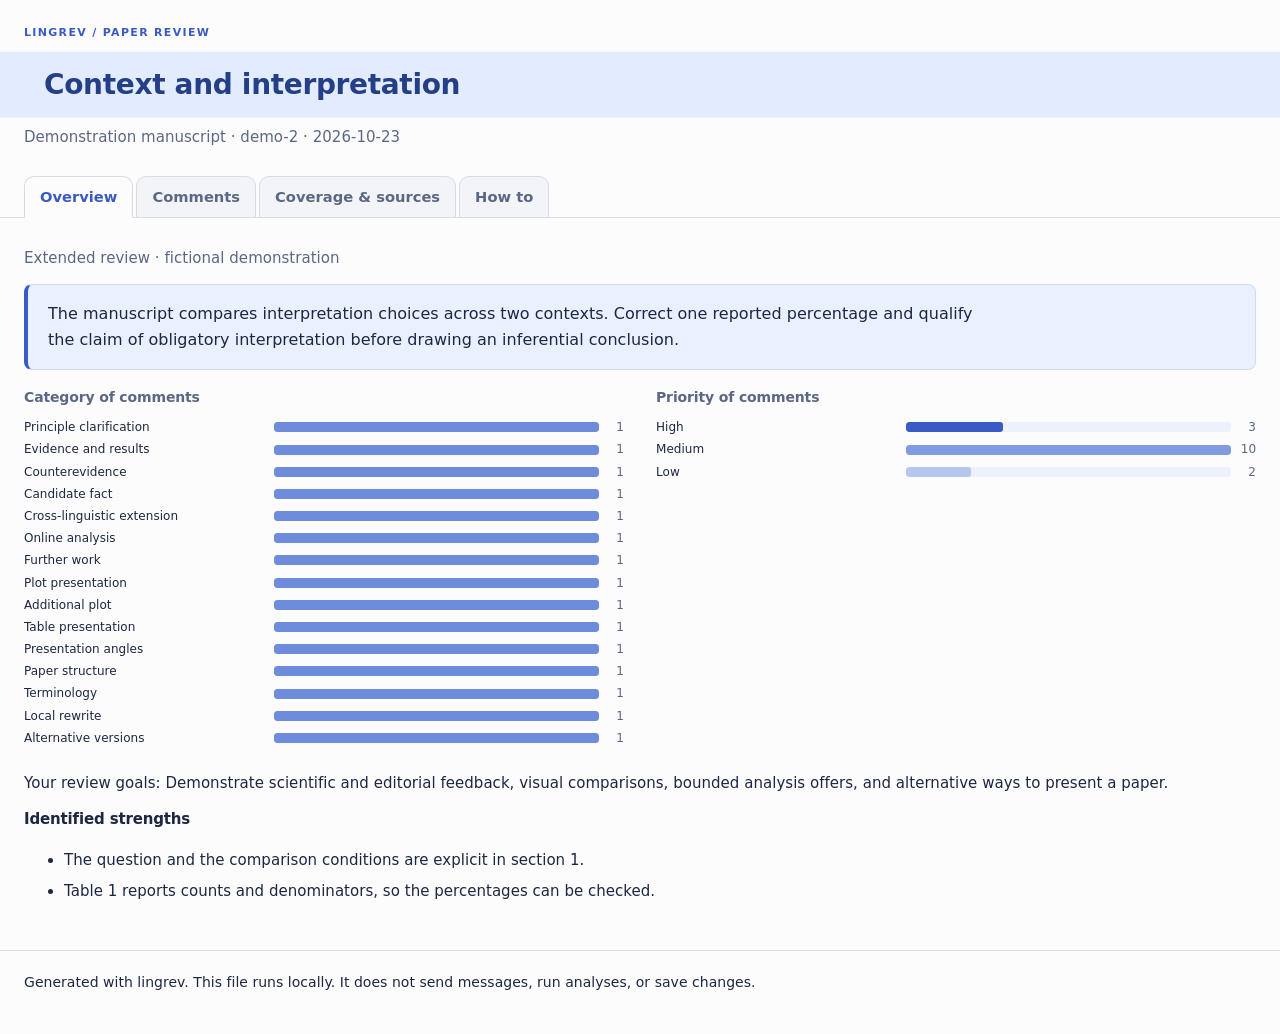
<file: examples/report.html>
<!doctype html>
<html lang="en">
<head>
<meta charset="utf-8">
<meta name="viewport" content="width=device-width, initial-scale=1">
<meta name="robots" content="noindex,nofollow">
<meta name="lingrev-template" content="2">
<!-- Template contract 2, independent of review data schema_version.
Keep the IDs used by assets/dashboard.js and all three insertion markers.
Default views: Overview, Comments, Coverage & sources, How to.
Preserve the sortable expandable Comments table and the two broad help illustrations.
Project-specific changes belong in custom/report.html; merge them with the current
kit template when upgrading this contract rather than changing only its version. -->
<title>lingrev review</title>
<style>:root{color-scheme:light;--bg:#fcfcfd;--paper:#fff;--ink:#1d2742;--muted:#5b6784;--line:#d5dbe8;--accent:#3b5bc4;--surface:#f2f4f8;--wash:#edf1fc;--hover:#f5f7fd}
*{box-sizing:border-box}body{margin:0;background:var(--bg);color:var(--ink);font:15px/1.62 system-ui,-apple-system,Segoe UI,sans-serif;letter-spacing:.002em}a{color:var(--accent)}header,main,footer{max-width:1320px;margin:auto;padding:20px 24px}header{max-width:none;padding:24px max(24px,calc((100% - 1272px)/2)) 0;background:linear-gradient(var(--line),var(--line)) bottom/100% 1px no-repeat}.brand{font-size:11px;letter-spacing:.12em;text-transform:uppercase;font-weight:800;color:var(--accent)}h1{font-size:28px;line-height:1.2;letter-spacing:-.012em;font-weight:800;margin:10px 0 6px;padding:16px 20px;background:#e3ecff;border:0;border-radius:0;color:#243f85;box-shadow:0 0 0 100vmax #e3ecff;clip-path:inset(0 -100vmax)}h2{font-size:18px;line-height:1.3;margin:0 0 12px;letter-spacing:-.012em}h3{font-size:15px;line-height:1.4;margin:14px 0 6px;letter-spacing:-.01em}h4{font-size:15px;margin:16px 0 5px}p{margin:8px 0 14px}.muted,.meta{color:var(--muted)}.notice{background:var(--wash);padding:10px 16px;border-left:3px solid var(--accent)}button{font:inherit;color:var(--ink);background:var(--paper);border:1px solid var(--line);border-radius:6px;padding:4px 8px}button{cursor:pointer}button:hover{background:var(--wash)}:focus-visible{outline:3px solid var(--accent);outline-offset:3px}.tabs{display:flex;gap:3px;background:linear-gradient(var(--line),var(--line)) bottom/100% 1px no-repeat;padding-top:12px;overflow-x:auto}.tabs button{white-space:nowrap;border:1px solid var(--line);border-bottom:1px solid var(--line);border-radius:10px 10px 0 0;background:var(--surface);color:var(--muted);padding:8px 15px;font-size:14.7px;font-weight:600}.tabs button:not([aria-selected=true]):hover{background:var(--paper);color:var(--ink)}.tabs button[aria-selected=true]{color:var(--accent);background:var(--bg);border-bottom-color:var(--bg);font-weight:700}.print-only{display:none}.tab-panel{margin-bottom:24px}.tab-panel:focus{outline-offset:8px}.overview{font-size:16px;max-width:950px}li{padding:3px 0}.inline-finding{border:0;padding:0;background:none;color:var(--accent);text-decoration:underline;text-underline-offset:3px}.table-scroll{overflow-x:auto;border:1px solid var(--line);border-radius:8px;background:var(--paper)}table{border-collapse:collapse;width:100%;font-size:14px;min-width:850px}th,td{text-align:left;vertical-align:top;padding:8px 10px;border-bottom:1px solid var(--line)}thead th+th,.finding-row td+td{border-left:1px solid var(--line)}thead th{background:var(--surface);white-space:nowrap;padding:0}thead button{border:0;border-radius:0;background:none;padding:8px 10px;width:100%;text-align:left;font-weight:750}thead button span{color:var(--muted);margin-left:7px}th[aria-sort] button{color:var(--accent)}td:first-child{white-space:nowrap;color:var(--muted);font-family:ui-monospace,monospace}.finding-row:hover{background:var(--hover)}.finding-row.is-expanded{background:var(--wash)}.finding-toggle{font:inherit;font-weight:650;line-height:1.45;border:0;padding:0;background:none;text-align:left;color:var(--ink);display:flex;gap:9px;align-items:baseline;width:100%}.finding-toggle:hover{background:none;color:var(--accent)}.disclosure-icon{font-size:14px;color:var(--accent);min-width:12px}.finding-row td:nth-child(2){width:43%;min-width:260px}.finding-row td:nth-child(3){min-width:150px}.finding-row td:nth-child(n+4){white-space:nowrap}.priority-high{color:#b5413b;font-weight:750}.priority-medium{color:#9a6700}.detail-row>td{padding:0 20px 24px 46px;background:var(--bg);white-space:normal!important;font-family:inherit!important;color:var(--ink)!important}.finding-detail{max-width:1100px;min-width:0}.finding-detail h3{font-size:16px;padding-top:20px;margin-top:0}.detail-meta{color:var(--muted);font-size:14px}.rewrite{display:grid;grid-template-columns:1fr 1fr;gap:0;border:1px solid var(--line);margin-top:14px;overflow:hidden;border-radius:6px}.rewrite>div{padding:14px 18px;min-width:0}.rewrite>div+div{border-left:1px solid var(--line);background:var(--wash)}.rewrite h4{margin:0 0 10px}.rewrite p{white-space:pre-wrap;overflow-wrap:anywhere;margin:0}.figure-comparison{display:grid;grid-template-columns:1fr 1fr;border:1px solid var(--line);border-radius:6px;overflow:hidden;margin-top:14px;break-inside:avoid}.figure-comparison.proposed-only{grid-template-columns:1fr;max-width:800px}.figure-comparison figure{margin:0;padding:14px;min-width:0;background:var(--paper)}.figure-comparison figure+figure{border-left:1px solid var(--line);background:var(--wash)}.figure-comparison figcaption{font-weight:750;margin-bottom:10px}.figure-comparison img{display:block;width:100%;height:auto;object-fit:contain}.figure-note{white-space:pre-wrap;overflow-wrap:anywhere;color:var(--muted)}.prompt{font:14px/1.6 ui-monospace,monospace;white-space:pre-wrap;overflow-wrap:anywhere;background:var(--surface);border:1px solid var(--line);border-radius:6px;padding:10px 12px;margin:8px 0}.offer{border-top:1px solid var(--line);padding:12px 0;margin-top:15px}.offer h4{margin-top:0}.offer ul{margin:6px 0 12px}.prompt-label{font-size:13px;color:var(--muted);margin-top:12px}.copy-button{font-size:14px;color:var(--accent)}.source-list{overflow-wrap:anywhere}footer{border-top:1px solid var(--line);font-size:14px}#copy-status{max-width:1320px;margin:auto;padding:0 24px 20px}.skip,.sr-only{position:absolute;width:1px;height:1px;padding:0;margin:-1px;overflow:hidden;clip:rect(0,0,0,0);white-space:nowrap}.skip:focus{width:auto;height:auto;clip:auto;left:12px;top:12px;margin:0;background:white;padding:8px;z-index:2}[hidden]{display:none!important}
@media(max-width:650px){header,main,footer{padding:20px 16px}header{padding-bottom:0}.tabs button{padding:10px 13px;font-size:14px}h1{font-size:28px}.table-scroll{margin:0 -4px}.detail-row>td{padding-left:20px}.rewrite{grid-template-columns:1fr 1fr}.rewrite>div{padding:12px}#copy-status{padding:0 16px 16px}}
@media print{.print-only{display:block}body{background:white;font-size:11pt}header,main,footer{max-width:none;padding:10px}.tabs,.no-print,button,#empty-findings{display:none!important}.tab-panel[hidden]{display:block!important}.finding-row[hidden],.detail-row[hidden]{display:table-row!important}.finding-toggle,.inline-finding{display:inline!important;color:inherit;text-decoration:none}.disclosure-icon{display:none}.finding-detail{break-inside:avoid}.table-scroll{overflow:visible;border:0}table{min-width:0;font-size:9pt}th,td{padding:7px}thead button{display:inline!important;padding:0}.finding-row td:nth-child(2),.finding-row td:nth-child(3){min-width:0}.finding-row td:nth-child(n+4){white-space:normal}.prompt{font-size:8pt}.notice{border:1px solid #aaa}h1{font-size:25pt}h2{font-size:18pt}.tab-panel{break-before:page}#overview{break-before:auto}}

.ideas-intro{font-size:16px;max-width:950px;margin:0 0 28px}.ideas-heading{font-size:18px;margin:0 0 10px}#next-ideas{display:grid;grid-template-columns:minmax(0,1fr) minmax(0,1fr);gap:28px;align-items:start;margin:26px 0}.idea-illustration{margin:0;min-width:0;position:relative}.idea-illustration img{display:block;width:100%;height:auto;border:1px solid var(--line);border-radius:12px}.theory-link{position:absolute;right:2.2%;bottom:2.9%;width:26%;height:4.5%;border-radius:3px}.theory-link:hover{background:var(--wash)}
@media(max-width:950px){#next-ideas{gap:16px}.ideas-heading{font-size:18px}}
@media print{#next-ideas{grid-template-columns:1fr 1fr;gap:18px;break-inside:avoid}.ideas-intro{font-size:12pt}.theory-link{display:none}}

.comment-field{margin:7px 0;white-space:pre-wrap}.comment-field strong{font-weight:750}

.comment-id{white-space:nowrap;font-variant-numeric:tabular-nums}.comment-prefix{font-size:.65em;margin-right:.08em;color:var(--muted)}

.synthesis{background:#eaf0ff;border:1px solid #cfdbf6;border-left:4px solid var(--accent);border-radius:8px;padding:16px 20px;margin:10px 0 18px}.synthesis .overview{margin:0}#coverage h3{background:var(--wash);border:1px solid #d6dff3;border-radius:6px;padding:8px 12px;color:#304f9b;margin-top:20px}#coverage h3:first-of-type{margin-top:0}

.comment-distributions{display:grid;grid-template-columns:minmax(0,1fr) minmax(0,1fr);gap:32px;margin:12px 0 22px}.comment-distributions h3{font-size:14px;margin:0 0 9px;color:var(--muted)}.bar-chart{list-style:none;padding:0;margin:0}.bar-row{display:grid;grid-template-columns:minmax(100px,40%) minmax(0,1fr) 2ch;gap:10px;align-items:center;padding:3px 0;font-size:12px;line-height:1.35}.bar-label{overflow-wrap:anywhere}.bar-track{height:10px;background:var(--wash);border-radius:3px;overflow:hidden}.bar-fill{display:block;height:100%;background:#6d8cdb;border-radius:3px}.bar-high{background:#3b5bc4}.bar-medium{background:#819be0}.bar-low{background:#b5c6ef}.bar-count{text-align:right;font-variant-numeric:tabular-nums;color:var(--muted)}
@media(max-width:650px){.comment-distributions{gap:16px}.bar-row{grid-template-columns:minmax(0,1fr) minmax(24px,1fr) 2ch;gap:6px;font-size:11px}}
</style>
</head>
<body>
<a class="skip" href="#main">Skip to review</a>
<header>
<div class="brand">lingrev / paper review</div>
<h1 id="title">Review dashboard</h1>
<p id="meta" class="meta"></p>
<div class="tabs" role="tablist" aria-label="Review views">
<button id="tab-overview" role="tab" aria-selected="true" aria-controls="overview" tabindex="0" type="button">Overview</button>
<button id="tab-findings" role="tab" aria-selected="false" aria-controls="findings-section" tabindex="-1" type="button">Comments</button>
<button id="tab-coverage" role="tab" aria-selected="false" aria-controls="coverage" tabindex="-1" type="button">Coverage &amp; sources</button>
<button id="tab-instructions" role="tab" aria-selected="false" aria-controls="instructions" tabindex="-1" type="button">How to</button>
</div>
</header>
<main id="main">
<noscript>This dashboard needs JavaScript to display its review data. Ask your assistant for the companion review.md if JavaScript is unavailable.</noscript>
<section id="overview" class="tab-panel" role="tabpanel" aria-labelledby="tab-overview" tabindex="0"><p id="stage" class="muted"></p><div class="synthesis"><p id="summary" class="overview"></p></div><div class="comment-distributions"><section aria-labelledby="category-chart-title"><h3 id="category-chart-title">Category of comments</h3><ul id="category-chart" class="bar-chart"></ul></section><section aria-labelledby="priority-chart-title"><h3 id="priority-chart-title">Priority of comments</h3><ul id="priority-chart" class="bar-chart"></ul></section></div><p id="goals"></p><h3>Identified strengths</h3><ul id="strengths"></ul></section>
<section id="findings-section" class="tab-panel" role="tabpanel" aria-labelledby="tab-findings" tabindex="0" hidden><h2 class="print-only">Comments</h2>
<p class="muted">Sort by a column heading. Expand a comment to see evidence, proposed changes, and next steps.</p>
<div class="table-scroll" role="region" aria-label="Sortable review comments" tabindex="0"><table id="findings-table"><caption class="sr-only">Review comments. Column headings sort the list. Comment buttons expand the corresponding details.</caption><thead><tr>
<th scope="col" data-key="id"><button type="button" data-sort="id">ID <span aria-hidden="true">↕</span></button></th>
<th scope="col" data-key="title"><button type="button" data-sort="title">Comment <span aria-hidden="true">↕</span></button></th>
<th scope="col" data-key="category"><button type="button" data-sort="category">Category <span aria-hidden="true">↕</span></button></th>
<th scope="col" data-key="priority" aria-sort="ascending"><button type="button" data-sort="priority">Priority <span aria-hidden="true">↑</span></button></th>
<th scope="col" data-key="status"><button type="button" data-sort="status">Status <span aria-hidden="true">↕</span></button></th>
<th scope="col" data-key="resolution"><button type="button" data-sort="resolution">Resolution <span aria-hidden="true">↕</span></button></th>
</tr></thead><tbody id="findings"></tbody></table></div>
<p id="empty-findings" class="muted" hidden>No comments have been recorded yet. Ask the assistant to review the manuscript.</p>
</section>
<section id="coverage" class="tab-panel" role="tabpanel" aria-labelledby="tab-coverage" tabindex="0" hidden><h2 class="print-only">Coverage &amp; sources</h2><h3>Inspected sources</h3><ul id="sources" class="source-list"></ul><h3>Review coverage</h3><ul id="coverage-list"></ul><h3>Checks performed</h3><ul id="checks"></ul><h3>Gaps and limits</h3><ul id="gaps"></ul></section>
<section id="instructions" class="tab-panel" role="tabpanel" aria-labelledby="tab-instructions" tabindex="0" hidden>
<h2 class="print-only">How to</h2>
<p class="ideas-intro">Look at the <button id="ideas-comments" class="inline-finding" type="button">Comments</button> tab and decide which comments you want to take into account.</p>
<h3 class="ideas-heading">Expand your study, the review, or the form of the report.</h3>
<p class="muted">Ask in the chat. Both the work and the report can evolve as you go.</p>
<div id="next-ideas"></div>
</section>
</main>
<footer>Generated with lingrev. This file runs locally. It does not send messages, run analyses, or save changes.</footer>
<div id="copy-status" role="status" class="no-print"></div>
<script id="review-data" type="application/json">{"schema_version": 1, "title": "Context and interpretation", "stage": "Extended review \u00b7 fictional demonstration", "manuscript": "Demonstration manuscript \u00b7 demo-2", "date": "2026-10-23", "goals": "Demonstrate scientific and editorial feedback, visual comparisons, bounded analysis offers, and alternative ways to present a paper.", "summary": "The manuscript compares interpretation choices across two contexts. Correct one reported percentage and qualify the claim of obligatory interpretation before drawing an inferential conclusion.", "strengths": ["The question and the comparison conditions are explicit in section 1.", "Table 1 reports counts and denominators, so the percentages can be checked."], "sources": ["examples/manuscript.md, demo-2: complete fictional manuscript, sections 1\u20134, Table 1, and Figure 1.", "examples/figures/choices-current.png: the supplied count plot for Figure 1."], "coverage": ["Read all four sections of the short demonstration manuscript.", "Checked the reported percentages against Table 1 and the strength of the conclusion against the reported counts.", "Checked the sentence in section 4 for agreement.", "Inspected the supplied Figure 1 and prepared alternative plot and table presentations from the same reported counts."], "checks": ["Arithmetic from Table 1: 18 \u00f7 24 \u00d7 100 = 75; 12 \u00f7 24 \u00d7 100 = 50. This is a check of reported counts, not a reproduction from raw data.", "All proposed visualizations reuse Table 1. Complement counts are 24 \u2212 18 = 6 and 24 \u2212 12 = 12. No paired records or new statistical evidence were generated."], "gaps": ["No participant-level records, stimuli, code, or inferential analysis were supplied.", "No literature, venue guidelines, or formal proofs were inspected.", "This fictional example does not demonstrate the accuracy of an AI review on a real manuscript.", "Additional suggestions illustrate feedback possibilities. Candidate facts, cross-linguistic judgments, and proposed experiments have not been tested; no LLM judgments of missing stimuli were obtained.", "The online frequency comparison has not been run. The manuscript does not yet define constructions X and Y, a corpus, or reproducible queries."], "plan": ["F01: Correct the context B percentage from 60% to 50%.", "F02: Replace the claim of obligatory interpretation with a descriptive statement supported by the counts.", "F03: If making an inferential claim, obtain paired response records and assess an appropriate analysis.", "F04: Correct subject\u2013verb agreement in the discussion."], "findings": [{"id": "F01", "category": "Evidence and results", "title": "The context B percentage disagrees with Table 1", "priority": "high", "status": "observed", "resolution": "open", "location": "manuscript.md \u00b7 section 3, Table 1 and first results sentence", "evidence": "Table 1 gives 12 target choices out of 24 for context B. The prose says \u201c60% in context B\u201d. 12/24 = 50%.", "why": "The prose misstates the size of the descriptive difference. The table gives a 25 percentage point difference, rather than the 15 points implied by the prose.", "action": "If Table 1 is the intended source, change 60% to 50%. Confirm the table against the original records when they are available.", "effort": "About 5 minutes for the prose correction; source-data verification depends on access to records.", "current": "The target interpretation occurred in 75% of responses in context A and 60% in context B.", "proposed": "The target interpretation occurred in 75% of responses in context A and 50% in context B.", "rewrite_note": "This corrects the prose to match the supplied table. It does not establish that the underlying table is correct.", "prompt": "For F01, check both percentages against Table 1 and draft the corrected results sentence. Keep source-data verification marked not checked.", "evidence_kind": "calculation"}, {"id": "F02", "category": "Counterevidence", "title": "The obligatory interpretation claim exceeds the reported evidence", "priority": "high", "status": "observed", "resolution": "open", "location": "manuscript.md \u00b7 section 3, final sentence, and section 4", "evidence": "Section 3 says \u201ccontext A forces the target interpretation\u201d. Table 1 reports target choices for 18 of 24 participants in A.", "why": "The reported response pattern does not establish that the interpretation is obligatory. A categorical claim would need an additional argument about the six remaining responses and the relation between judgments and interpretation.", "action": "State the observed pattern and qualify the conclusion. If a categorical theoretical claim is intended, explain what bridges the responses to that claim.", "effort": "About 15\u201330 minutes to revise the wording and inspect related claims.", "current": "This difference proves that context A forces the target interpretation.", "proposed": "The target interpretation was more frequent in context A than in context B in this sample.", "rewrite_note": "The proposal states a descriptive result only. It makes no claim of statistical significance or obligatory interpretation.", "prompt": "For F02, show descriptive alternatives to the categorical conclusion. Preserve uncertainty and identify what further argument would be needed for an obligatory interpretation claim.", "evidence_kind": "paper"}, {"id": "F03", "category": "Further work", "title": "The paired comparison needs more than marginal totals", "priority": "medium", "status": "concern", "resolution": "open", "location": "manuscript.md \u00b7 section 2 and Table 1", "evidence": "Section 2 says \u201cThe same participants saw both contexts.\u201d Table 1 provides only totals for each context.", "why": "The marginal totals do not reveal which participants changed their responses. They are insufficient to reconstruct the paired response pattern for an inferential comparison.", "action": "Needed if retaining an inferential claim: obtain participant-level paired outcomes and justify the analysis. A descriptive report can remain more limited. Do not invent the missing pairings.", "effort": "Unknown until paired records and the intended claim are available.", "current": "", "proposed": "", "rewrite_note": "A rewrite cannot supply the missing paired records. No inferential test has been run.", "prompt": "For F03, identify the paired response information needed for an inferential comparison. Explain what can and cannot be concluded from the supplied marginal totals. Do not invent records or run a test on assumed pairings.", "evidence_kind": "paper"}, {"id": "F04", "category": "Local rewrite", "title": "Subject\u2013verb agreement in the discussion", "priority": "low", "status": "observed", "resolution": "open", "location": "manuscript.md \u00b7 section 4, first sentence", "evidence": "\u201cOur results demonstrates\u201d uses a singular verb with a plural subject.", "why": "The grammatical error is easy to correct. The rest of this sentence also carries the overclaim discussed in F02.", "action": "Use \u201cOur results demonstrate\u201d if retaining this construction, then revise the claim consistently with F02.", "effort": "About 1 minute for agreement, plus the substantive revision in F02.", "current": "Our results demonstrates that the target interpretation is obligatory in context A.", "proposed": "In context A, 18 of the 24 participants selected the target interpretation.", "rewrite_note": "This proposal fixes agreement and replaces the unsupported categorical claim with a descriptive result, addressing F02 as well as F04.", "prompt": "For F04, correct the agreement error and check that the complete revised discussion sentence also addresses F02.", "evidence_kind": "paper"}, {"id": "F05", "category": "Candidate fact", "title": "A context change could help distinguish interpretation from response bias", "priority": "medium", "status": "suggestion", "resolution": "open", "location": "manuscript.md \u00b7 sections 1\u20132", "evidence": "The manuscript reports a context contrast but supplies neither the target sentence nor the context wording. No new judgments were elicited.", "why": "A further contrast could separate a change in interpretation from other properties of the context or task.", "action": "Once the actual sentence and contexts are available, propose a minimal contrast and the competing predictions. An initial LLM judgment may help generate hypotheses, but invite a test with speakers or data.", "effort": "To estimate after agreeing on scope and available material.", "current": "", "proposed": "", "rewrite_note": "", "prompt": "For F05, Once the actual sentence and contexts are available, propose a minimal contrast and the competing predictions. An initial LLM judgment may help generate hypotheses, but invite a test with speakers or data.", "evidence_kind": "proposal", "validation": "Obtain the missing stimuli, preserve the intended readings, then test with speakers or an appropriately designed experiment. No candidate outcome is established."}, {"id": "F06", "category": "Cross-linguistic extension", "title": "A matched contrast in another language could test the scope of the account", "priority": "medium", "status": "suggestion", "resolution": "open", "location": "manuscript.md \u00b7 sections 1\u20132", "evidence": "The manuscript does not identify a language, target sentence, or relevant construction. No cross-linguistic comparison has been performed.", "why": "An equivalent contrast in another language could help identify which parts of an account depend on the construction or language.", "action": "Ask which languages and speakers the author can access, then propose a specific construction and a matched comparison. Use an LLM for candidate materials or tentative judgments only, with uncertainty clearly labelled.", "effort": "To estimate after agreeing on scope and available material.", "current": "", "proposed": "", "rewrite_note": "", "prompt": "For F06, Ask which languages and speakers the author can access, then propose a specific construction and a matched comparison. Use an LLM for candidate materials or tentative judgments only, with uncertainty clearly labelled.", "evidence_kind": "proposal", "validation": "A competent speaker should check the construction, context, reading, and task. Translation alone does not ensure equivalence. Test the resulting predictions with data."}, {"id": "F07", "category": "Principle clarification", "title": "Clarify what \u201cforces\u201d commits the theory to", "priority": "medium", "status": "concern", "resolution": "open", "location": "manuscript.md \u00b7 section 3, final sentence", "evidence": "The manuscript says \u201ccontext A forces the target interpretation\u201d but does not define a theoretical principle connecting the context to the response.", "why": "A categorical interpretation claim, a preference, and a response tendency make different commitments. This ambiguity matters independently of correcting the numerical report.", "action": "Separate the original formulation from candidate improvements. State the intended principle precisely and compare its predictions with a weaker alternative.", "effort": "About 30\u201360 minutes to clarify the intended claim; a new theory or test requires a separate estimate.", "current": "", "proposed": "", "rewrite_note": "", "prompt": "For F07, Separate the original formulation from candidate improvements. State the intended principle precisely and compare its predictions with a weaker alternative.", "evidence_kind": "paper", "validation": "Clarify the intended theoretical claim with the author, then derive predictions and compare them with the available evidence."}, {"id": "F08", "category": "Terminology", "title": "Define \u201ctarget interpretation\u201d for a reader who cannot see the stimuli", "priority": "high", "status": "concern", "resolution": "open", "location": "manuscript.md \u00b7 sections 1\u20132", "evidence": "Both sections use \u201ctarget interpretation\u201d without giving the target sentence or specifying the interpretation.", "why": "A reader cannot reconstruct what participants selected or assess the linguistic prediction from this abbreviated description.", "action": "Supply the target sentence, intended reading, and response alternatives. Choose descriptive terminology once that content is available and use it consistently.", "effort": "To estimate after agreeing on scope and available material.", "current": "", "proposed": "", "rewrite_note": "", "prompt": "For F08, Supply the target sentence, intended reading, and response alternatives. Choose descriptive terminology once that content is available and use it consistently.", "evidence_kind": "paper", "validation": "Check the proposed terms against the actual stimuli and meanings. Do not invent a linguistic example from this abbreviated manuscript."}, {"id": "F09", "category": "Paper structure", "title": "An explicit limitations section could separate observation from inference", "priority": "medium", "status": "suggestion", "resolution": "open", "location": "manuscript.md \u00b7 headings in sections 1\u20134", "evidence": "The current sections are Question, Method, Results, and Discussion. The discussion repeats the obligatory interpretation claim.", "why": "Separating the descriptive pattern from the limits of the evidence would make the argument easier to assess.", "action": "Consider the outline below. Add a distinct limitations section only if it improves the full paper; a short limitations paragraph may suffice.", "effort": "To estimate after agreeing on scope and available material.", "current": "", "proposed": "", "rewrite_note": "", "prompt": "For F09, Consider the outline below. Add a distinct limitations section only if it improves the full paper; a short limitations paragraph may suffice.", "evidence_kind": "proposal", "validation": "This is an editorial proposal. Reassess the outline against the full manuscript and the venue\u2019s constraints.", "rewrites": [{"label": "Overall outline", "current": "1. Question\n2. Method\n3. Results\n4. Discussion", "proposed": "1. Question and predicted contrast\n2. Method and interpretation choices\n3. Descriptive results\n4. Limits of the current evidence\n5. Discussion and next tests", "note": "The proposed headings are editorial suggestions, not claims that missing predictions or analyses already exist. The current headings reproduce the supplied manuscript."}], "offers": [{"title": "A \u00b7 A question-led structure", "focus": ["Introduce the question and the competing predictions.", "Present the method and descriptive results.", "Separate limitations from the interpretation."], "prompt": "For F09, propose a question-led outline. Show the current and proposed structures side by side and explain the purpose of each section. Use only content in the manuscript, marking missing predictions as work to supply."}, {"title": "B \u00b7 An evidence-led structure", "focus": ["Open with the observed context contrast.", "Introduce the theoretical issue the evidence raises.", "Explain what the current evidence cannot settle."], "prompt": "For F09, propose an evidence-led outline. Compare it with the current structure, without presenting the descriptive contrast as a causal or obligatory-interpretation result."}, {"title": "C \u00b7 Compare several structures before rewriting", "focus": ["Provide three alternative outlines with different emphases.", "Explain the strengths, tradeoffs, and missing material.", "Wait for my choice before rewriting the full paper."], "prompt": "For F09, propose three ways to structure this paper. Show each beside the current outline, identify the audience and main claim it foregrounds, and explain the tradeoffs. Do not rewrite the full manuscript yet."}]}, {"id": "F10", "category": "Alternative versions", "title": "Would you like five abstract versions with different emphases?", "priority": "medium", "status": "suggestion", "resolution": "open", "location": "Whole manuscript \u00b7 no abstract supplied", "evidence": "The demonstration manuscript has no abstract. Any abstract would be a new proposed text based on the supplied body.", "why": "Comparing emphases can help the author decide how to present the contribution without strengthening its evidence.", "action": "Choose one direction below or ask for five alternatives spanning the directions. Keep the counts, limitations, and unresolved interpretation claim visible.", "effort": "To estimate after agreeing on scope and available material.", "current": "", "proposed": "", "rewrite_note": "", "prompt": "For F10, Choose one direction below or ask for five alternatives spanning the directions. Keep the counts, limitations, and unresolved interpretation claim visible.", "evidence_kind": "proposal", "validation": "The author should check every draft against the actual manuscript. No new results or novelty claims should appear.", "offers": [{"title": "A \u00b7 Emphasize the question and descriptive result", "focus": ["Lead with the context and interpretation question.", "Report the observed counts and corrected percentages.", "Keep the inference descriptive."], "prompt": "For F10, draft one abstract emphasizing the research question and descriptive pattern. Use only the supplied manuscript. Do not imply statistical significance or obligatory interpretation. Show the current abstract beside the proposal if one is later supplied; otherwise label it a new draft."}, {"title": "B \u00b7 Emphasize the distinction between a preference and an obligatory reading", "focus": ["Explain why the distinction matters.", "Present the counts without claiming they settle the theory.", "State which further argument or test remains necessary."], "prompt": "For F10, draft one abstract emphasizing the distinction between preference and obligatory interpretation. Do not invent a linguistic example, theory, or result missing from the manuscript. Preserve the limitations."}, {"title": "C \u00b7 Compare five ways to present the paper", "focus": ["Generate five versions spanning different emphases.", "Use the same underlying facts and limitations in all five.", "Explain the choices so the author can select or combine them."], "prompt": "For F10, generate five proposed abstract versions with different emphases, including the question, descriptive evidence, and limits of interpretation. Use only results in the manuscript and the corrections in F01\u2013F02. Do not invent novelty or significance. Explain the differences between versions; if an original abstract is supplied, show it beside each proposal."}]}, {"id": "F11", "category": "Plot presentation", "title": "Start the count axis at zero and show the denominators", "priority": "medium", "status": "suggestion", "resolution": "open", "location": "manuscript.md \u00b7 section 3, Figure 1", "evidence": "Figure 1 shows 18 choices in context A and 12 in B, but its visible count axis starts at 10. The plot omits the denominator and percentage labels.", "why": "The truncated bar axis magnifies the visual difference. Showing counts out of 24 with the percentages makes the descriptive comparison easier to read.", "action": "Consider the proposed plot below: a zero baseline, a shared color, and explicit count/denominator labels. Keep this as a descriptive summary.", "effort": "About 15\u201330 minutes for a presentation draft; author review still needed.", "current": "", "proposed": "", "rewrite_note": "", "prompt": "For F11, revise the presentation of Figure 1 using a zero count baseline, one shared color, and labels 18/24 (75%) and 12/24 (50%). Preserve the underlying counts. Explain the design changes and do not add error bars or significance claims without the needed analysis.", "evidence_kind": "paper", "validation": "Verify every label and value against the source material before using the proposal.", "figures": [{"label": "Figure 1 \u00b7 count plot", "current": "[data-uri]", "proposed": "[data-uri]", "note": "The proposal changes presentation only. Both images use the same counts from Table 1. No inferential result or uncertainty interval has been added."}]}, {"id": "F12", "category": "Table presentation", "title": "Put counts, denominators, and percentages together", "priority": "medium", "status": "suggestion", "resolution": "open", "location": "manuscript.md \u00b7 section 3, Table 1", "evidence": "Table 1 currently has Context, Target interpretation, and Total columns. The percentages occur separately in the prose, where the B value is inconsistent (#01).", "why": "A separate percentage column makes the prose/table mismatch easier to catch and reduces mental calculation for the reader.", "action": "Consider the proposed table below. Clarify that each context has 24 participants and that the same participants appear in both conditions.", "effort": "About 15\u201330 minutes for a presentation draft; author review still needed.", "current": "Context | Target interpretation | Total\nA | 18 | 24\nB | 12 | 24", "proposed": "Context | Target choices | Participants | Target (%)\nA | 18 | 24 | 75%\nB | 12 | 24 | 50%", "rewrite_note": "The added percentages derive from the reported counts. This does not check the original participant records.", "prompt": "For F12, reformat Table 1 with Context, Target choices, Participants, and Target (%) columns. Use A:18/24=75% and B:12/24=50%, and state that the same 24 participants saw both contexts. Give an editable Markdown or LaTeX table alongside the preview.", "evidence_kind": "paper", "validation": "Verify every label and value against the source material before using the proposal.", "figures": [{"label": "Table 1 \u00b7 presentation", "current": "[data-uri]", "proposed": "[data-uri]", "note": "The current table reproduces the supplied table. The proposal adds a descriptive percentage column and an explicit sample note."}]}, {"id": "F13", "category": "Additional plot", "title": "Show the composition of responses within each context", "priority": "medium", "status": "suggestion", "resolution": "open", "location": "manuscript.md \u00b7 section 3", "evidence": "The current figure shows only target choices. The supplied totals also determine how many participants did not select the target: 6 in A and 12 in B.", "why": "A composition plot can make the non-target responses visible and help the reader assess the obligatory-interpretation claim in F02.", "action": "Consider this additional descriptive plot, or use it in place of the count plot if it tells the story more clearly. It cannot show which individual participants changed responses.", "effort": "About 15\u201330 minutes for a presentation draft; author review still needed.", "current": "", "proposed": "", "rewrite_note": "", "prompt": "For F13, consider a 100% stacked horizontal plot for target versus non-target responses in each context. Use only the supplied totals and label counts. Explain whether it adds information for the reader or duplicates Figure 1; do not infer participant transitions from marginal totals.", "evidence_kind": "proposal", "validation": "Verify every label and value against the source material before using the proposal.", "figures": [{"label": "Additional plot \u00b7 response composition", "current": "", "proposed": "[data-uri]", "note": "A proposed additional view, absent from the supplied manuscript. Non-target counts are complements of the reported target counts. Pairings and uncertainty remain unavailable."}], "offers": [{"title": "A \u00b7 Develop a more informative plot when paired records are available", "focus": ["Show within-participant changes rather than just marginal totals.", "Choose a transition plot only if the paired records support it.", "Keep the existing aggregate summary available for comparison."], "prompt": "For F13, if participant-level paired records are supplied, propose a transition visualization. First inspect the records and explain what it would show beyond the marginal totals. Do not invent missing pairings."}]}, {"id": "F14", "category": "Online analysis", "title": "Would you like a bounded corpus comparison of constructions X and Y?", "priority": "low", "status": "not checked", "resolution": "open", "location": "Potential follow-up \u00b7 constructions and corpus not yet specified", "evidence": "The manuscript does not specify constructions X and Y or provide corpus evidence. This is an optional analysis idea; no query has been run and no frequency result is known.", "why": "A small, reproducible corpus check could test a frequency premise once the constructions are defined. Frequency by itself would not establish the interpretation mechanism.", "action": "First define X and Y from the author\u2019s actual examples. Then use one suitable accessible corpus, comparable queries, and a fixed scope. Report whether X is more frequent, Y is more frequent, or the result is inconclusive.", "effort": "First attempt capped at 20 minutes after defining the constructions; availability may prevent completion.", "current": "", "proposed": "", "rewrite_note": "", "prompt": "For F14, test whether construction X is more frequent than construction Y. Ask me to identify X and Y if needed, then define inclusion/exclusion rules. Propose one accessible documented corpus and comparable queries using the same language, sample, and counting unit. Keep the first attempt within 20 minutes and avoid paid access. Record the corpus version or access date, exact queries, returned counts, and appropriate denominators. Inspect up to 20 hits per construction for ambiguity without treating that inspection sample as the full frequency count. Flag overlapping categories, query limits, duplicates, and inaccessible totals. Report the result whichever way it goes, or explain why it cannot be determined. Do not substitute search-engine page-count estimates for corpus frequencies.", "evidence_kind": "proposal", "validation": "The author must confirm the construction definitions and query validity. No empirical conclusion is available until the actual queries and counts have been inspected.", "offers": [{"title": "A \u00b7 Prepare the queries before running anything", "focus": ["Define X and Y with concrete positive and negative examples.", "Choose a comparable sample and counting unit.", "Show the query plan, expected ambiguities, and stopping point."], "prompt": "For F14, prepare a short reproducible query plan for comparing X and Y. Ask for missing construction definitions. Explain the corpus, counting unit, inclusion rules, denominators, and limitations. Do not run it until the scope is clear."}, {"title": "B \u00b7 Run the bounded check once the scope is clear", "focus": ["Use a suitable accessible corpus and record exact queries.", "Check ambiguous hits and acknowledge limits.", "Report either ordering or an inconclusive result."], "prompt": "For F14, use the agreed construction definitions and corpus to run the bounded frequency comparison in the main follow-up request. Keep the 20-minute stopping point, record reproducible queries and actual counts, and report the evidence regardless of which construction is more frequent."}]}, {"id": "F15", "category": "Presentation angles", "title": "Would you like alternative titles and main headlines?", "priority": "medium", "status": "suggestion", "resolution": "open", "location": "Whole manuscript \u00b7 title and main message", "evidence": "The current demonstration title is \u201cDemonstration manuscript: context and interpretation\u201d. The body compares two contexts but does not establish an obligatory interpretation.", "why": "Different titles and main messages can foreground the question, the descriptive evidence, or the limits of the theoretical inference. This changes the presentation rather than the underlying findings.", "action": "Choose an angle below or ask for several title/headline pairs. Coordinate the preferred angle with an abstract version (F10) and outline (F09).", "effort": "About 15\u201330 minutes for a presentation draft; author review still needed.", "current": "", "proposed": "", "rewrite_note": "", "prompt": "For F15, propose five title/main-headline pairs with different angles. For each, give the intended audience and bullet points explaining the emphasis. Compare them with the current title and coordinate with the abstract and structure options in F10 and F09. Preserve all limitations and do not claim obligatory interpretation, significance, or novelty unsupported by the manuscript.", "evidence_kind": "proposal", "validation": "Verify every label and value against the source material before using the proposal.", "offers": [{"title": "A \u00b7 Lead with the research question", "focus": ["Foreground the role of context in interpretation.", "Leave the empirical outcome as a question-led contribution."], "prompt": "For F15, suggest title/headline pairs leading with the research question. Explain the intended audience and keep the descriptive evidence and limitations intact."}, {"title": "B \u00b7 Lead with the descriptive contrast", "focus": ["Foreground the difference in observed target choices.", "State a sample pattern without implying a proven mechanism."], "prompt": "For F15, suggest title/headline pairs emphasizing the descriptive context contrast. Use the corrected counts and avoid causal or categorical claims."}, {"title": "C \u00b7 Lead with the theoretical distinction", "focus": ["Foreground preference versus obligatory interpretation.", "Explain what the current evidence leaves unresolved."], "prompt": "For F15, suggest title/headline pairs emphasizing the distinction between preference and obligatory interpretation. Do not imply that the present evidence resolves it. Explain how this angle would affect the abstract and section order."}]}], "_illustrations": {"iterate": "[data-uri]", "setup": "[data-uri]"}}</script>
<script>(() => {
  'use strict';
  const ranks = {
    priority: ['high', 'medium', 'low'],
    status: ['observed', 'concern', 'suggestion', 'not checked'],
    resolution: ['open', 'resolved', 'retracted']
  };
  const collator = new Intl.Collator('en', {numeric: true, sensitivity: 'base'});
  // Kept independent of the DOM so review ordering can be checked directly.
  function sortFindings(findings, key = 'priority', direction = 'ascending') {
    return findings.map((finding, index) => ({finding, index}))
      .sort((a, b) => {
        const rank = ranks[key];
        const compared = rank ? rank.indexOf(a.finding[key]) - rank.indexOf(b.finding[key]) : collator.compare(a.finding[key], b.finding[key]);
        return (direction === 'descending' ? -compared : compared) || a.index - b.index;
      }).map(item => item.finding);
  }
  const displayCommentId = id => id.replace(/^F(?=\d{2,}$)/, '#');
  const displayReferences = (value, ids) => value.replace(/\bF\d{2,}\b/g, id => ids.includes(id) ? displayCommentId(id) : id);
  function route(hash, ids) {
    const value = hash.replace(/^#/, '');
    const numeric = /^(?:(?:comments|findings)\/)?#?(\d{2,})$/.exec(value);
    if (numeric && ids.includes(`F${numeric[1]}`)) return {tab: 'findings', finding: `F${numeric[1]}`};
    if (value === 'comments') return {tab: 'findings'};
    const match = /^(?:findings\/)?(F\d{2,})$/.exec(value);
    if (match && ids.includes(match[1])) return {tab: 'findings', finding: match[1]};
    const tab = value === 'findings-section' ? 'findings' : value;
    return {tab: ['overview', 'findings', 'coverage', 'instructions'].includes(tab) ? tab : 'overview'};
  }
  if (typeof module !== 'undefined' && module.exports) module.exports = {sortFindings, route, displayCommentId, displayReferences};
  if (typeof document === 'undefined') return;
  const $ = id => document.getElementById(id);
  const text = (id, value) => { $(id).textContent = value; };
  const el = (tag, value, cls) => {
    const node = document.createElement(tag);
    if (value !== undefined) node.textContent = value;
    if (cls) node.className = cls;
    return node;
  };
  let data;
  try { data = JSON.parse($('review-data').textContent); }
  catch { text('summary', 'The review data could not be read. Ask your assistant to check and rebuild the report.'); return; }
  const list = (id, values, empty) => $(id).replaceChildren(...(values.length ? values : [empty]).map(v => el('li', v)));
  document.title = `${data.title} · lingrev`;
  text('title', data.title);
  text('meta', `${data.manuscript} · ${data.date}`);
  text('stage', data.stage);
  text('summary', data.summary);
  // Scientific assessment, extensions and checks, visuals, then editorial work.
  const categoryOrder = [
    'Argument', 'Formal analysis', 'Theory', 'Principle clarification', 'Principle improvement',
    'Evidence and results', 'Counterevidence', 'Candidate fact', 'New argument',
    'Cross-linguistic extension', 'Literature', 'New experiment', 'Online analysis',
    'Code and data', 'Analysis', 'Further work', 'Future direction',
    'Plot presentation', 'Additional plot', 'Table presentation',
    'Presentation angles', 'Paper structure', 'Terminology', 'Writing',
    'Local comment', 'Local rewrite', 'Alternative versions'
  ];
  function distribution(id, key, order) {
    const counts = new Map();
    data.findings.forEach(f => counts.set(f[key], (counts.get(f[key]) || 0) + 1));
    const entries = order ? order.map(label => [label, counts.get(label) || 0])
      : [...counts].sort((a, b) => {
        const rank = label => {
          const index = categoryOrder.findIndex(category => category.toLowerCase() === label.toLowerCase());
          return index < 0 ? categoryOrder.length : index;
        };
        return rank(a[0]) - rank(b[0]);
      });
    const maximum = Math.max(1, ...entries.map(([, count]) => count));
    const rows = entries.map(([label, count]) => {
      const row = el('li', undefined, 'bar-row');
      const name = key === 'priority' ? label[0].toUpperCase() + label.slice(1) : label;
      const track = el('span', undefined, 'bar-track');
      track.setAttribute('aria-hidden', 'true');
      const bar = el('span', undefined, `bar-fill${key === 'priority' ? ` bar-${label}` : ''}`);
      bar.setAttribute('style', `width:${count / maximum * 100}%`);
      track.append(bar);
      row.append(el('span', name, 'bar-label'), track, el('span', String(count), 'bar-count'));
      return row;
    });
    $(id).replaceChildren(...(rows.length ? rows : [el('li', 'No comments yet.', 'muted')]));
  }
  distribution('category-chart', 'category');
  distribution('priority-chart', 'priority', ranks.priority);
  text('goals', `Your review goals: ${data.goals}`);
  list('strengths', data.strengths, 'No strengths recorded yet.');
  list('sources', data.sources, 'No sources inspected yet.');
  list('coverage-list', data.coverage, 'No coverage recorded yet.');
  list('checks', data.checks, 'No checks recorded.');
  list('gaps', data.gaps, 'No additional gaps recorded. Coverage above still defines the scope.');
  const ids = data.findings.map(f => f.id);
  function commentId(id) {
    const label = el('span', undefined, 'comment-id');
    label.append(el('small', '#', 'comment-prefix'), document.createTextNode(id.replace(/^F/, '')));
    return label;
  }
  let sortKey = 'priority', sortDirection = 'ascending';
  const entries = new Map();
  const tabNames = ['overview', 'findings', 'coverage', 'instructions'];
  const panelIds = {overview: 'overview', findings: 'findings-section', coverage: 'coverage', instructions: 'instructions'};
  function activateTab(name) {
    tabNames.forEach(tab => {
      const active = name === tab;
      $(`tab-${tab}`).setAttribute('aria-selected', String(active));
      $(`tab-${tab}`).tabIndex = active ? 0 : -1;
      $(panelIds[tab]).hidden = !active;
    });
  }
  function navigate(hash) {
    if (location.hash !== hash) history.pushState(null, '', hash);
    applyRoute();
  }
  tabNames.forEach((name, index) => {
    const tab = $(`tab-${name}`);
    tab.addEventListener('click', () => navigate(`#${name}`));
    tab.addEventListener('keydown', event => {
      let target;
      if (event.key === 'ArrowRight') target = (index + 1) % tabNames.length;
      if (event.key === 'ArrowLeft') target = (index + tabNames.length - 1) % tabNames.length;
      if (event.key === 'Home') target = 0;
      if (event.key === 'End') target = tabNames.length - 1;
      if (target !== undefined) {
        event.preventDefault();
        $(`tab-${tabNames[target]}`).focus();
        navigate(`#${tabNames[target]}`);
      }
    });
  });
  function expanded(entry, value) {
    entry.detail.hidden = !value;
    entry.row.classList.toggle('is-expanded', value);
    entry.toggle.setAttribute('aria-expanded', String(value));
    entry.icon.textContent = value ? '▾' : '▸';
  }
  function applyRoute() {
    const target = route(location.hash, ids);
    activateTab(target.tab);
    if (target.finding) {
      const entry = entries.get(target.finding);
      expanded(entry, true);
      entry.toggle.focus({preventScroll: true});
      entry.row.scrollIntoView({block: 'nearest'});
    }
  }
  function copyPrompt(container, promptText, label) {
    promptText = displayReferences(promptText, ids);
    label = displayReferences(label, ids);
    const prompt = el('pre', promptText, 'prompt');
    const button = el('button', 'Copy request', 'copy-button'); button.type = 'button';
    button.setAttribute('aria-label', `Copy request: ${label}`);
    button.addEventListener('click', async () => {
      try {
        await navigator.clipboard.writeText(promptText);
        text('copy-status', `${label}: request copied. Paste it into the chat.`);
      } catch {
        // Local-file clipboard access varies by browser. Keep the exact request
        // reachable by keyboard even when clipboard or selection APIs are absent.
        prompt.tabIndex = 0;
        prompt.focus();
        let selected = false;
        try {
          const selection = window.getSelection();
          if (selection) {
            const range = document.createRange(); range.selectNodeContents(prompt);
            selection.removeAllRanges(); selection.addRange(range);
            selected = true;
          }
        } catch { /* The visible request remains available for manual copying. */ }
        text('copy-status', `${label}: copying is unavailable. ${selected ? 'The request is selected. ' : ''}Copy it manually.`);
      }
    });
    container.append(el('p', 'Instruction you can paste into the chat', 'prompt-label'), prompt, button);
  }
  const ideas = [
    {image: 'setup', alt: 'Talk to the assistant in the chat and read the updated report beside it. Ask questions, refine the work, and repeat.'},
    {image: 'iterate', alt: 'Ways to expand the work and report: scientific checks, rewrites, new formats, and improving the theory.'}
  ];
  if ($('ideas-comments')) $('ideas-comments').addEventListener('click', () => {
    navigate('#findings');
    $('tab-findings').focus();
  });
  if ($('next-ideas')) ideas.forEach(group => {
    const source = data._illustrations?.[group.image];
    if (!/^data:image\/svg\+xml;base64,[A-Za-z0-9+/]+={0,2}$/.test(source || '')) return;
    const figure = el('figure', undefined, 'idea-illustration');
    const image = el('img'); image.src = source; image.alt = group.alt;
    figure.append(image);
    if (group.image === 'iterate') {
      // SVG links are inert inside an img, so make its corner link clickable here.
      const link = el('a', undefined, 'theory-link');
      link.href = 'https://github.com/ai-for-linguistics/linglab';
      link.target = '_blank'; link.rel = 'noopener';
      link.setAttribute('aria-label', 'Check out linglab for developing and testing theories');
      link.title = 'Check out linglab';
      figure.append(link);
    }
    $('next-ideas').append(figure);
  });
  data.findings.forEach(f => {
    const row = el('tr', undefined, 'finding-row'); row.id = f.id;
    const toggle = el('button', undefined, 'finding-toggle'); toggle.type = 'button';
    toggle.setAttribute('aria-expanded', 'false'); toggle.setAttribute('aria-controls', `detail-${f.id}`);
    const icon = el('span', '▸', 'disclosure-icon'); icon.setAttribute('aria-hidden', 'true');
    toggle.append(icon, el('span', f.title));
    const titleCell = el('td'); titleCell.append(toggle);
    const idCell = el('td'); idCell.append(commentId(f.id));
    row.append(idCell, titleCell, el('td', f.category), el('td', f.priority, `priority-${f.priority}`), el('td', f.status), el('td', f.resolution));
    const detail = el('tr', undefined, 'detail-row'); detail.id = `detail-${f.id}`; detail.hidden = true;
    const cell = el('td'); cell.colSpan = 6;
    const content = el('div', undefined, 'finding-detail');
    const heading = el('h3'); heading.append(commentId(f.id), document.createTextNode(` · ${f.title}`));
    content.append(heading, el('p', f.location, 'detail-meta'));
    [['Evidence / basis', f.evidence], ['How this was obtained', f.evidence_kind], ['What still needs testing', f.validation], ['Why it matters', f.why], ['Next action', f.action], ['Estimated author effort', f.effort]].forEach(([label, value]) => {
      if (value) {
        const paragraph = el('p', undefined, 'comment-field');
        paragraph.append(el('strong', `${label}: `), document.createTextNode(label === 'Evidence / basis' ? value : displayReferences(value, ids)));
        content.append(paragraph);
      }
    });
    const rewrites = f.rewrites?.length ? f.rewrites : (f.current || f.proposed ? [{label: 'Suggested wording', current: f.current, proposed: f.proposed, note: f.rewrite_note}] : []);
    rewrites.forEach(rewrite => {
      content.append(el('h4', rewrite.label));
      const pair = el('div', undefined, 'rewrite');
      [['Current', rewrite.current], ['Proposed', rewrite.proposed]].forEach(([label, value]) => {
        const column = el('div'); column.append(el('h4', label), el('p', value)); pair.append(column);
      });
      content.append(pair);
      if (rewrite.note) content.append(el('p', displayReferences(rewrite.note, ids), 'muted'));
    });
    if (!rewrites.length && f.rewrite_note) content.append(el('p', displayReferences(f.rewrite_note, ids), 'muted'));
    (f.figures || []).forEach(figure => {
      content.append(el('h4', figure.label));
      const comparison = el('div', undefined, `figure-comparison${figure.current ? '' : ' proposed-only'}`);
      [['Current', figure.current], ['Proposed', figure.proposed]].forEach(([label, source]) => {
        if (!source) return;
        const panel = el('figure');
        panel.append(el('figcaption', label));
        // The renderer embeds local PNG files. Never load URLs or interpret markup
        // supplied in review data, including SVG and other data URL formats.
        if (/^data:image\/png;base64,[A-Za-z0-9+/]+={0,2}$/.test(source)) {
          const image = el('img');
          image.src = source;
          image.alt = `${displayCommentId(f.id)}: ${figure.label} — ${label.toLowerCase()} presentation`;
          panel.append(image);
        } else {
          panel.append(el('p', 'Image unavailable. Ask the assistant to rebuild the report.', 'muted'));
        }
        comparison.append(panel);
      });
      content.append(comparison);
      if (figure.note) content.append(el('p', figure.note, 'figure-note'));
    });
    if (f.offers?.length) {
      content.append(el('h4', 'Would you like alternative versions?'), el('p', 'Choose a direction below, or ask for several versions. These are offers for further work.'));
      f.offers.forEach(offer => {
        const block = el('div', undefined, 'offer'); block.append(el('h4', offer.title));
        const focus = el('ul'); offer.focus.forEach(point => focus.append(el('li', point))); block.append(focus);
        copyPrompt(block, offer.prompt, `${f.id}: ${offer.title}`); content.append(block);
      });
    }
    content.append(el('h4', 'Continue this comment'));
    copyPrompt(content, f.prompt, f.id);
    cell.append(content); detail.append(cell);
    const entry = {row, detail, toggle, icon}; entries.set(f.id, entry);
    toggle.addEventListener('click', () => expanded(entry, detail.hidden));
  });
  function updateTable() {
    const ordered = sortFindings(data.findings, sortKey, sortDirection);
    $('findings').replaceChildren(...ordered.flatMap(f => {
      const entry = entries.get(f.id);
      return [entry.row, entry.detail];
    }));
    document.querySelectorAll('th[data-key]').forEach(th => {
      const active = th.dataset.key === sortKey;
      if (active) th.setAttribute('aria-sort', sortDirection); else th.removeAttribute('aria-sort');
      th.querySelector('span').textContent = active ? (sortDirection === 'ascending' ? '↑' : '↓') : '↕';
    });
    $('empty-findings').hidden = data.findings.length > 0;
  }
  document.querySelectorAll('[data-sort]').forEach(button => button.addEventListener('click', () => {
    const key = button.dataset.sort;
    sortDirection = key === sortKey && sortDirection === 'ascending' ? 'descending' : 'ascending';
    sortKey = key; updateTable();
  }));
  window.addEventListener('hashchange', applyRoute);
  window.addEventListener('popstate', applyRoute);
  updateTable(); applyRoute();
})();
</script>
</body>
</html>
</file>
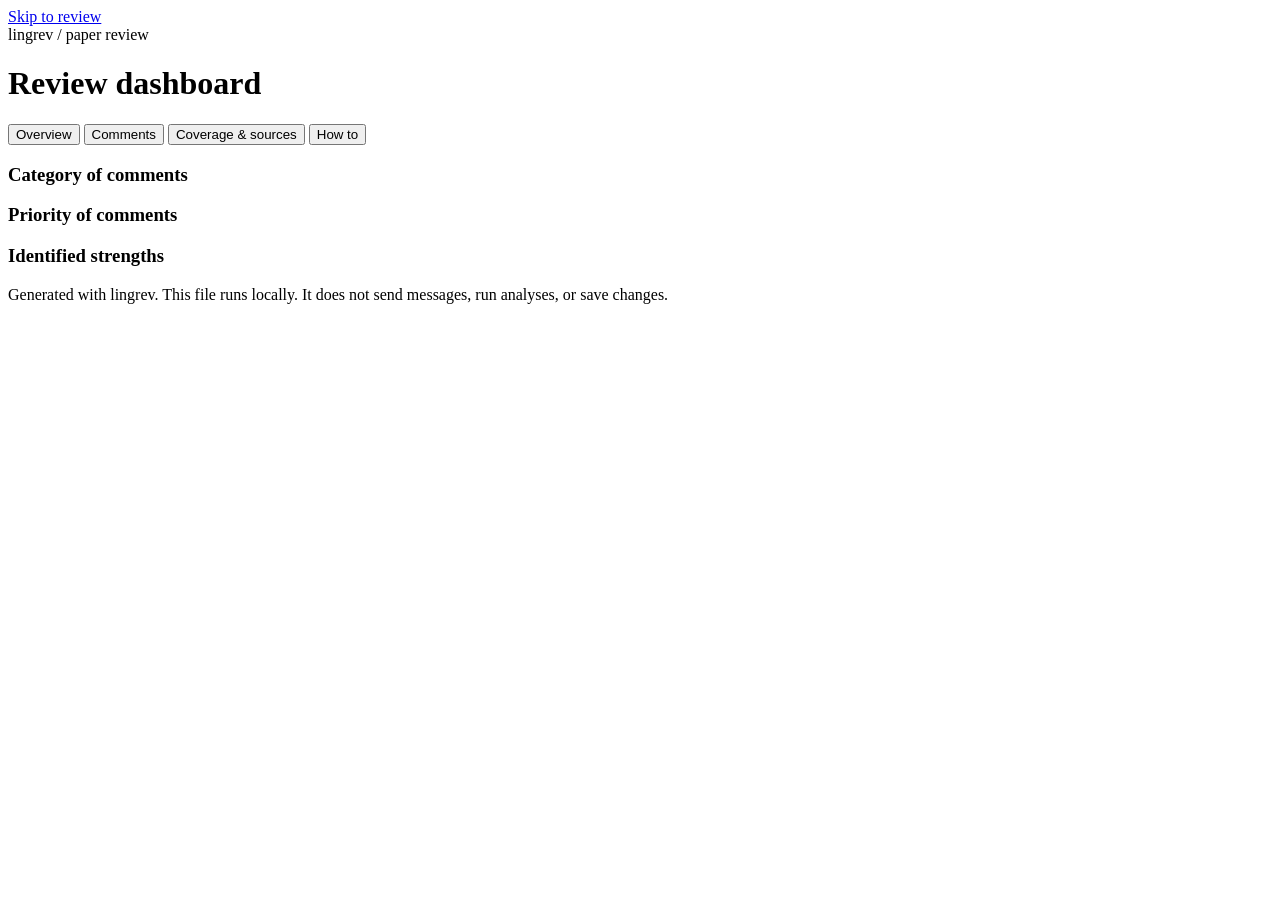
<file: templates/report.html>
<!doctype html>
<html lang="en">
<head>
<meta charset="utf-8">
<meta name="viewport" content="width=device-width, initial-scale=1">
<meta name="robots" content="noindex,nofollow">
<meta name="lingrev-template" content="2">
<!-- Template contract 2, independent of review data schema_version.
Keep the IDs used by assets/dashboard.js and all three insertion markers.
Default views: Overview, Comments, Coverage & sources, How to.
Preserve the sortable expandable Comments table and the two broad help illustrations.
Project-specific changes belong in custom/report.html; merge them with the current
kit template when upgrading this contract rather than changing only its version. -->
<title>lingrev review</title>
<style>__DASHBOARD_CSS__</style>
</head>
<body>
<a class="skip" href="#main">Skip to review</a>
<header>
<div class="brand">lingrev / paper review</div>
<h1 id="title">Review dashboard</h1>
<p id="meta" class="meta"></p>
<div class="tabs" role="tablist" aria-label="Review views">
<button id="tab-overview" role="tab" aria-selected="true" aria-controls="overview" tabindex="0" type="button">Overview</button>
<button id="tab-findings" role="tab" aria-selected="false" aria-controls="findings-section" tabindex="-1" type="button">Comments</button>
<button id="tab-coverage" role="tab" aria-selected="false" aria-controls="coverage" tabindex="-1" type="button">Coverage &amp; sources</button>
<button id="tab-instructions" role="tab" aria-selected="false" aria-controls="instructions" tabindex="-1" type="button">How to</button>
</div>
</header>
<main id="main">
<noscript>This dashboard needs JavaScript to display its review data. Ask your assistant for the companion review.md if JavaScript is unavailable.</noscript>
<section id="overview" class="tab-panel" role="tabpanel" aria-labelledby="tab-overview" tabindex="0"><p id="stage" class="muted"></p><div class="synthesis"><p id="summary" class="overview"></p></div><div class="comment-distributions"><section aria-labelledby="category-chart-title"><h3 id="category-chart-title">Category of comments</h3><ul id="category-chart" class="bar-chart"></ul></section><section aria-labelledby="priority-chart-title"><h3 id="priority-chart-title">Priority of comments</h3><ul id="priority-chart" class="bar-chart"></ul></section></div><p id="goals"></p><h3>Identified strengths</h3><ul id="strengths"></ul></section>
<section id="findings-section" class="tab-panel" role="tabpanel" aria-labelledby="tab-findings" tabindex="0" hidden><h2 class="print-only">Comments</h2>
<p class="muted">Sort by a column heading. Expand a comment to see evidence, proposed changes, and next steps.</p>
<div class="table-scroll" role="region" aria-label="Sortable review comments" tabindex="0"><table id="findings-table"><caption class="sr-only">Review comments. Column headings sort the list. Comment buttons expand the corresponding details.</caption><thead><tr>
<th scope="col" data-key="id"><button type="button" data-sort="id">ID <span aria-hidden="true">↕</span></button></th>
<th scope="col" data-key="title"><button type="button" data-sort="title">Comment <span aria-hidden="true">↕</span></button></th>
<th scope="col" data-key="category"><button type="button" data-sort="category">Category <span aria-hidden="true">↕</span></button></th>
<th scope="col" data-key="priority" aria-sort="ascending"><button type="button" data-sort="priority">Priority <span aria-hidden="true">↑</span></button></th>
<th scope="col" data-key="status"><button type="button" data-sort="status">Status <span aria-hidden="true">↕</span></button></th>
<th scope="col" data-key="resolution"><button type="button" data-sort="resolution">Resolution <span aria-hidden="true">↕</span></button></th>
</tr></thead><tbody id="findings"></tbody></table></div>
<p id="empty-findings" class="muted" hidden>No comments have been recorded yet. Ask the assistant to review the manuscript.</p>
</section>
<section id="coverage" class="tab-panel" role="tabpanel" aria-labelledby="tab-coverage" tabindex="0" hidden><h2 class="print-only">Coverage &amp; sources</h2><h3>Inspected sources</h3><ul id="sources" class="source-list"></ul><h3>Review coverage</h3><ul id="coverage-list"></ul><h3>Checks performed</h3><ul id="checks"></ul><h3>Gaps and limits</h3><ul id="gaps"></ul></section>
<section id="instructions" class="tab-panel" role="tabpanel" aria-labelledby="tab-instructions" tabindex="0" hidden>
<h2 class="print-only">How to</h2>
<p class="ideas-intro">Look at the <button id="ideas-comments" class="inline-finding" type="button">Comments</button> tab and decide which comments you want to take into account.</p>
<h3 class="ideas-heading">Expand your study, the review, or the form of the report.</h3>
<p class="muted">Ask in the chat. Both the work and the report can evolve as you go.</p>
<div id="next-ideas"></div>
</section>
</main>
<footer>Generated with lingrev. This file runs locally. It does not send messages, run analyses, or save changes.</footer>
<div id="copy-status" role="status" class="no-print"></div>
<script id="review-data" type="application/json">__REVIEW_DATA__</script>
<script>__DASHBOARD_JS__</script>
</body>
</html>
</file>
